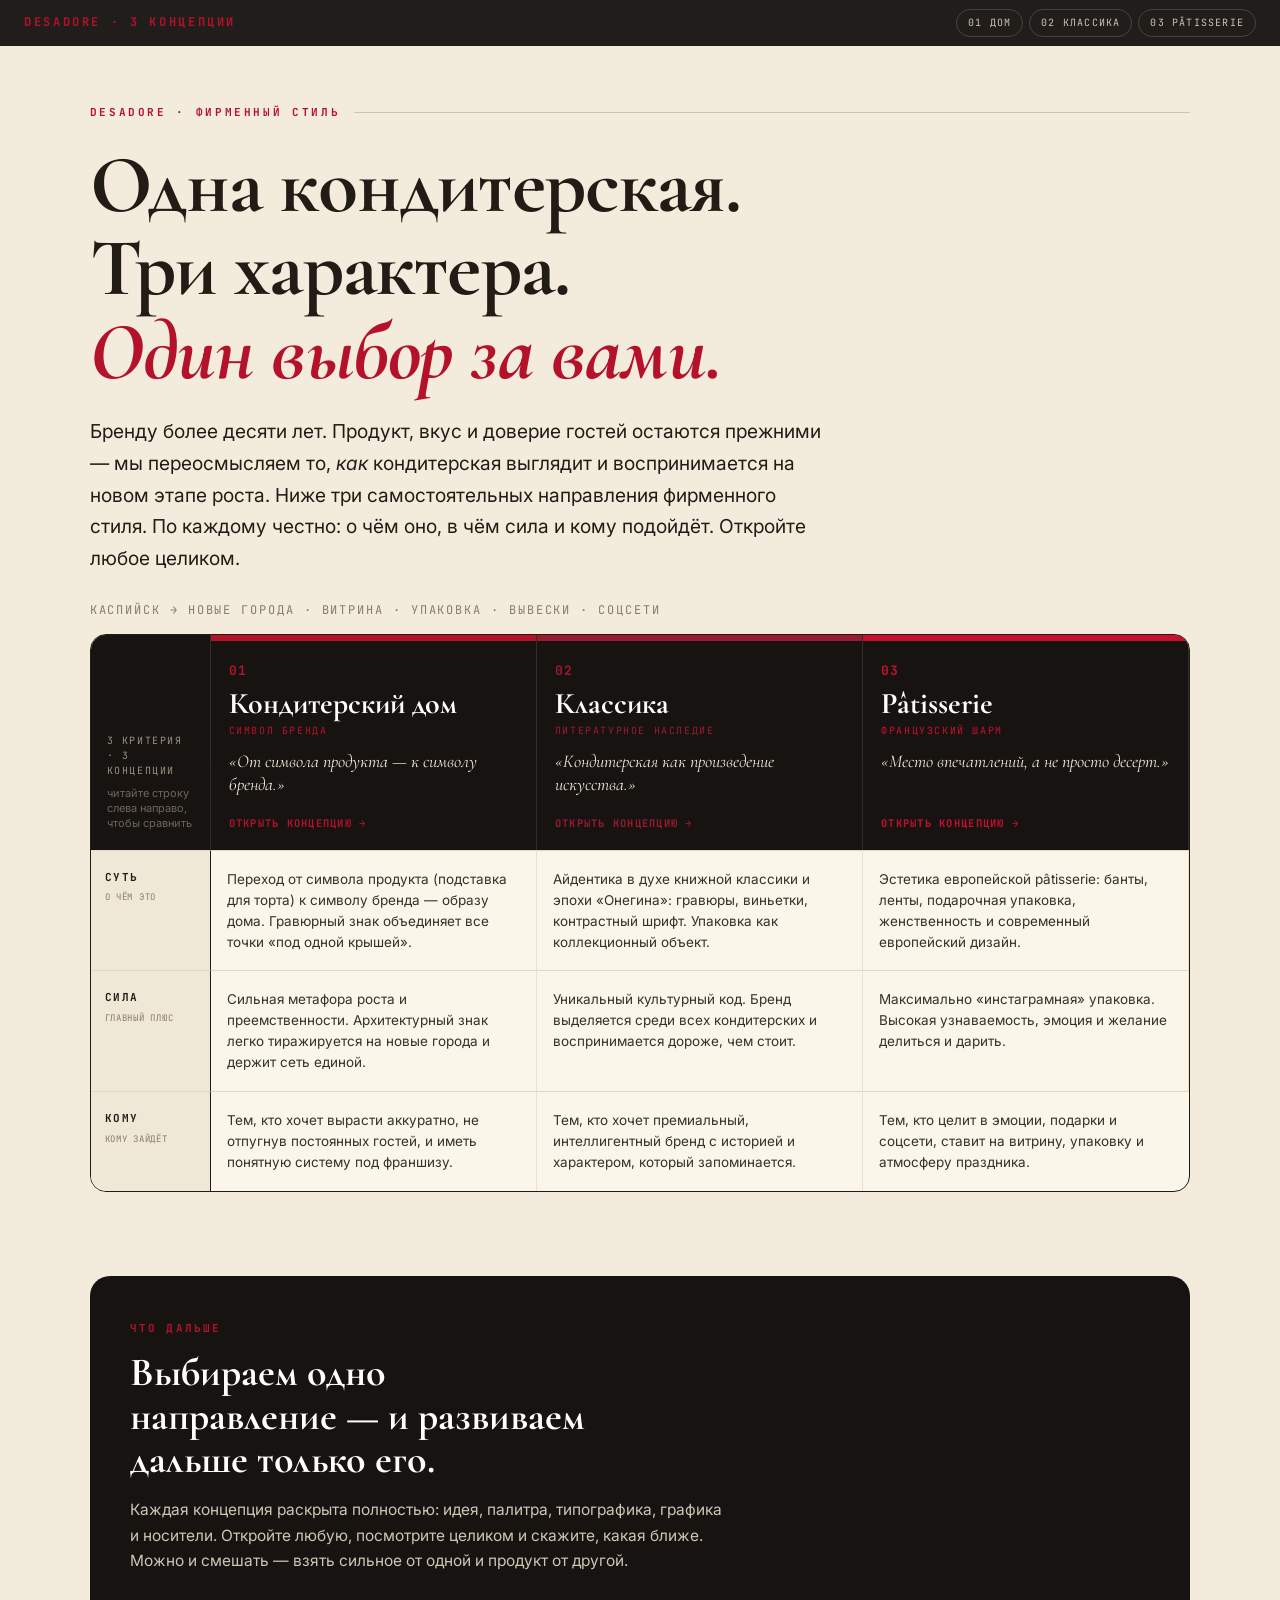
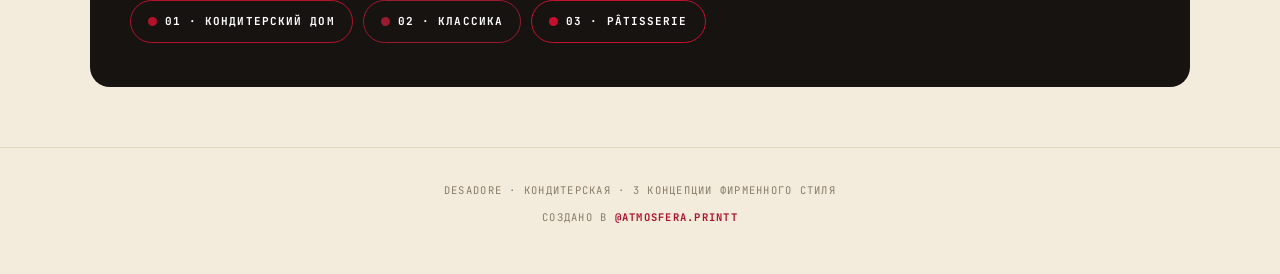
<file: index.html>
<!DOCTYPE html>
<html lang="ru">
<head>
<meta charset="utf-8">
<meta name="viewport" content="width=device-width,initial-scale=1">
<title>desadore · 3 концепции фирменного стиля</title>
<meta name="description" content="Ребрендинг кондитерской desadore — три концепции фирменного стиля на выбор.">
<link rel="preconnect" href="https://fonts.googleapis.com">
<link rel="preconnect" href="https://fonts.gstatic.com" crossorigin>
<link href="https://fonts.googleapis.com/css2?family=Cormorant+Garamond:ital,wght@0,400;0,500;0,600;0,700;1,400;1,600&family=Inter:wght@400;500;600;700&family=JetBrains+Mono:wght@400;700&display=swap" rel="stylesheet">
<link rel="stylesheet" href="base.css">
<style>
:root{
  --bg:#F3ECDD; --ink:#211C16; --muted:#897C68; --paper:#FBF6EA; --line:#E2D7C0;
  --accent:#B4122B; --accent2:#9FC4D4; --chip:#3A2417;
  --font-display:'Cormorant Garamond',Georgia,serif;
  --font-body:'Inter',system-ui,sans-serif;
  --font-mono:'JetBrains Mono',monospace;
}
.hero-sub{font-family:var(--font-mono);font-size:12px;letter-spacing:.16em;text-transform:uppercase;color:var(--muted);margin-top:26px}

/* comparison matrix */
.swipe{display:none;font-family:var(--font-mono);font-size:10.5px;letter-spacing:.14em;text-transform:uppercase;color:var(--muted);margin:22px 0 4px}
@media(max-width:1040px){.swipe{display:block}}
.mwrap{overflow-x:auto;-webkit-overflow-scrolling:touch;margin:14px 0 0;padding-bottom:6px}
.matrix{display:grid;grid-template-columns:120px repeat(3,minmax(250px,1fr));min-width:920px;border:1.5px solid var(--ink);border-radius:16px;overflow:hidden;background:var(--paper)}
.corner{background:#161311;color:#9A9183;padding:18px 16px;display:flex;flex-direction:column;justify-content:flex-end;border-right:1px solid rgba(239,231,216,.12)}
.corner .ct{font-family:var(--font-mono);font-size:10px;letter-spacing:.16em;text-transform:uppercase;line-height:1.5}
.corner .cs{font-size:11px;color:#6E665A;margin-top:8px;line-height:1.4}
.hcell{background:#161311;color:#EFE7D8;position:relative;border-right:1px solid rgba(239,231,216,.12);display:flex;flex-direction:column;transition:.25s}
.hcell:last-child{border-right:none}
.hcell .top{height:6px;background:var(--ac)}
.hcell .inner{padding:20px 18px 18px;display:flex;flex-direction:column;height:100%}
.hcell .num{font-family:var(--font-mono);font-weight:700;font-size:13px;letter-spacing:.1em;color:var(--ac)}
.hcell .nm{font-family:var(--font-display);font-weight:700;font-size:30px;line-height:1.02;margin:8px 0 3px;color:#fff}
.hcell .en{font-family:var(--font-mono);font-size:10px;letter-spacing:.16em;text-transform:uppercase;color:var(--ac);margin-bottom:11px}
.hcell .tag{font-family:var(--font-display);font-style:italic;font-size:18px;line-height:1.3;color:#EFE7D8;margin-bottom:18px}
.hcell .go{margin-top:auto;font-family:var(--font-mono);font-size:10.5px;letter-spacing:.12em;text-transform:uppercase;font-weight:700;color:var(--ac);display:flex;align-items:center;gap:7px}
.hcell .go .arr{transition:transform .25s}
.hcell:hover{background:#1e1a16}
.hcell:hover .go .arr{transform:translateX(5px)}
.rl{position:sticky;left:0;z-index:3;background:#F0E8D6;border-right:1.5px solid var(--ink);border-top:1px solid var(--line);padding:18px 14px;display:flex;flex-direction:column;gap:5px}
.rl .rn{font-family:var(--font-mono);font-size:11px;letter-spacing:.14em;text-transform:uppercase;font-weight:700}
.rl .rs{font-family:var(--font-mono);font-size:9px;letter-spacing:.08em;text-transform:uppercase;color:var(--muted);line-height:1.4}
.cl{border-top:1px solid var(--line);border-right:1px solid #ECE2CC;padding:18px 16px;font-size:13.5px;line-height:1.55;color:#36302A}
.cl:last-child{border-right:none}
.matrix .strong .cl,.matrix .strong .rl{background:#FCF8EE}
</style>
</head>
<body>
<div id="bar"></div>
<nav id="nav">
  <a class="brand" href="index.html">desadore · 3 КОНЦЕПЦИИ</a>
  <span class="switch">
    <a href="concept-1.html">01 ДОМ</a>
    <a href="concept-2.html">02 КЛАССИКА</a>
    <a href="concept-3.html">03 PÂTISSERIE</a>
  </span>
</nav>

<section>
  <div class="wrap">
    <div class="kick rv"><span class="label">desadore · фирменный стиль</span><span class="ln"></span></div>
    <h1 class="h rv">Одна кондитерская.<br>Три характера.<br><span class="ac">Один выбор за вами.</span></h1>
    <p class="lead rv">Бренду более десяти лет. Продукт, вкус и доверие гостей остаются прежними — мы переосмысляем то, <em>как</em> кондитерская выглядит и воспринимается на новом этапе роста. Ниже три самостоятельных направления фирменного стиля. По каждому честно: о чём оно, в чём сила и кому подойдёт. Откройте любое целиком.</p>
    <div class="hero-sub rv">Каспийск → новые города · витрина · упаковка · вывески · соцсети</div>

    <div class="swipe rv">← проведите по таблице вбок →</div>
    <div class="mwrap rv">
      <div class="matrix">
        <div class="corner">
          <div class="ct">3 критерия · 3 концепции</div>
          <div class="cs">читайте строку слева направо, чтобы сравнить</div>
        </div>

        <a class="hcell" href="concept-1.html" style="--ac:#B4122B">
          <span class="top"></span>
          <span class="inner">
            <span class="num">01</span>
            <span class="nm">Кондитерский дом</span>
            <span class="en">Символ бренда</span>
            <span class="tag">«От символа продукта — к символу бренда.»</span>
            <span class="go">Открыть концепцию <span class="arr">→</span></span>
          </span>
        </a>

        <a class="hcell" href="concept-2.html" style="--ac:#9A1B2F">
          <span class="top"></span>
          <span class="inner">
            <span class="num">02</span>
            <span class="nm">Классика</span>
            <span class="en">Литературное наследие</span>
            <span class="tag">«Кондитерская как произведение искусства.»</span>
            <span class="go">Открыть концепцию <span class="arr">→</span></span>
          </span>
        </a>

        <a class="hcell" href="concept-3.html" style="--ac:#C8102E">
          <span class="top"></span>
          <span class="inner">
            <span class="num">03</span>
            <span class="nm">Pâtisserie</span>
            <span class="en">Французский шарм</span>
            <span class="tag">«Место впечатлений, а не просто десерт.»</span>
            <span class="go">Открыть концепцию <span class="arr">→</span></span>
          </span>
        </a>

        <div class="rl"><span class="rn">Суть</span><span class="rs">о чём это</span></div>
        <div class="cl">Переход от символа продукта (подставка для торта) к символу бренда — образу дома. Гравюрный знак объединяет все точки «под одной крышей».</div>
        <div class="cl">Айдентика в духе книжной классики и эпохи «Онегина»: гравюры, виньетки, контрастный шрифт. Упаковка как коллекционный объект.</div>
        <div class="cl">Эстетика европейской pâtisserie: банты, ленты, подарочная упаковка, женственность и современный европейский дизайн.</div>

        <div class="rl strong"><span class="rn">Сила</span><span class="rs">главный плюс</span></div>
        <div class="cl strong">Сильная метафора роста и преемственности. Архитектурный знак легко тиражируется на новые города и держит сеть единой.</div>
        <div class="cl strong">Уникальный культурный код. Бренд выделяется среди всех кондитерских и воспринимается дороже, чем стоит.</div>
        <div class="cl strong">Максимально «инстаграмная» упаковка. Высокая узнаваемость, эмоция и желание делиться и дарить.</div>

        <div class="rl"><span class="rn">Кому</span><span class="rs">кому зайдёт</span></div>
        <div class="cl">Тем, кто хочет вырасти аккуратно, не отпугнув постоянных гостей, и иметь понятную систему под франшизу.</div>
        <div class="cl">Тем, кто хочет премиальный, интеллигентный бренд с историей и характером, который запоминается.</div>
        <div class="cl">Тем, кто целит в эмоции, подарки и соцсети, ставит на витрину, упаковку и атмосферу праздника.</div>
      </div>
    </div>
  </div>
</section>

<section style="padding-top:8px">
  <div class="wrap">
    <div class="close rv" style="--accent:#B4122B">
      <h3>Что дальше</h3>
      <div class="big">Выбираем одно направление — и развиваем дальше только его.</div>
      <p>Каждая концепция раскрыта полностью: идея, палитра, типографика, графика и носители. Откройте любую, посмотрите целиком и скажите, какая ближе. Можно и смешать — взять сильное от одной и продукт от другой.</p>
      <div class="links">
        <a href="concept-1.html" style="--accent:#B4122B"><span class="d"></span>01 · Кондитерский дом</a>
        <a href="concept-2.html" style="--accent:#9A1B2F"><span class="d"></span>02 · Классика</a>
        <a href="concept-3.html" style="--accent:#C8102E"><span class="d"></span>03 · Pâtisserie</a>
      </div>
    </div>
  </div>
</section>

<footer>desadore · кондитерская · 3 концепции фирменного стиля<br>
<span style="display:inline-block;margin-top:10px">Создано в <a href="https://www.instagram.com/atmosfera.printt/" target="_blank" rel="noopener">@atmosfera.printt</a></span></footer>

<script src="app.js"></script>
</body>
</html>
</file>
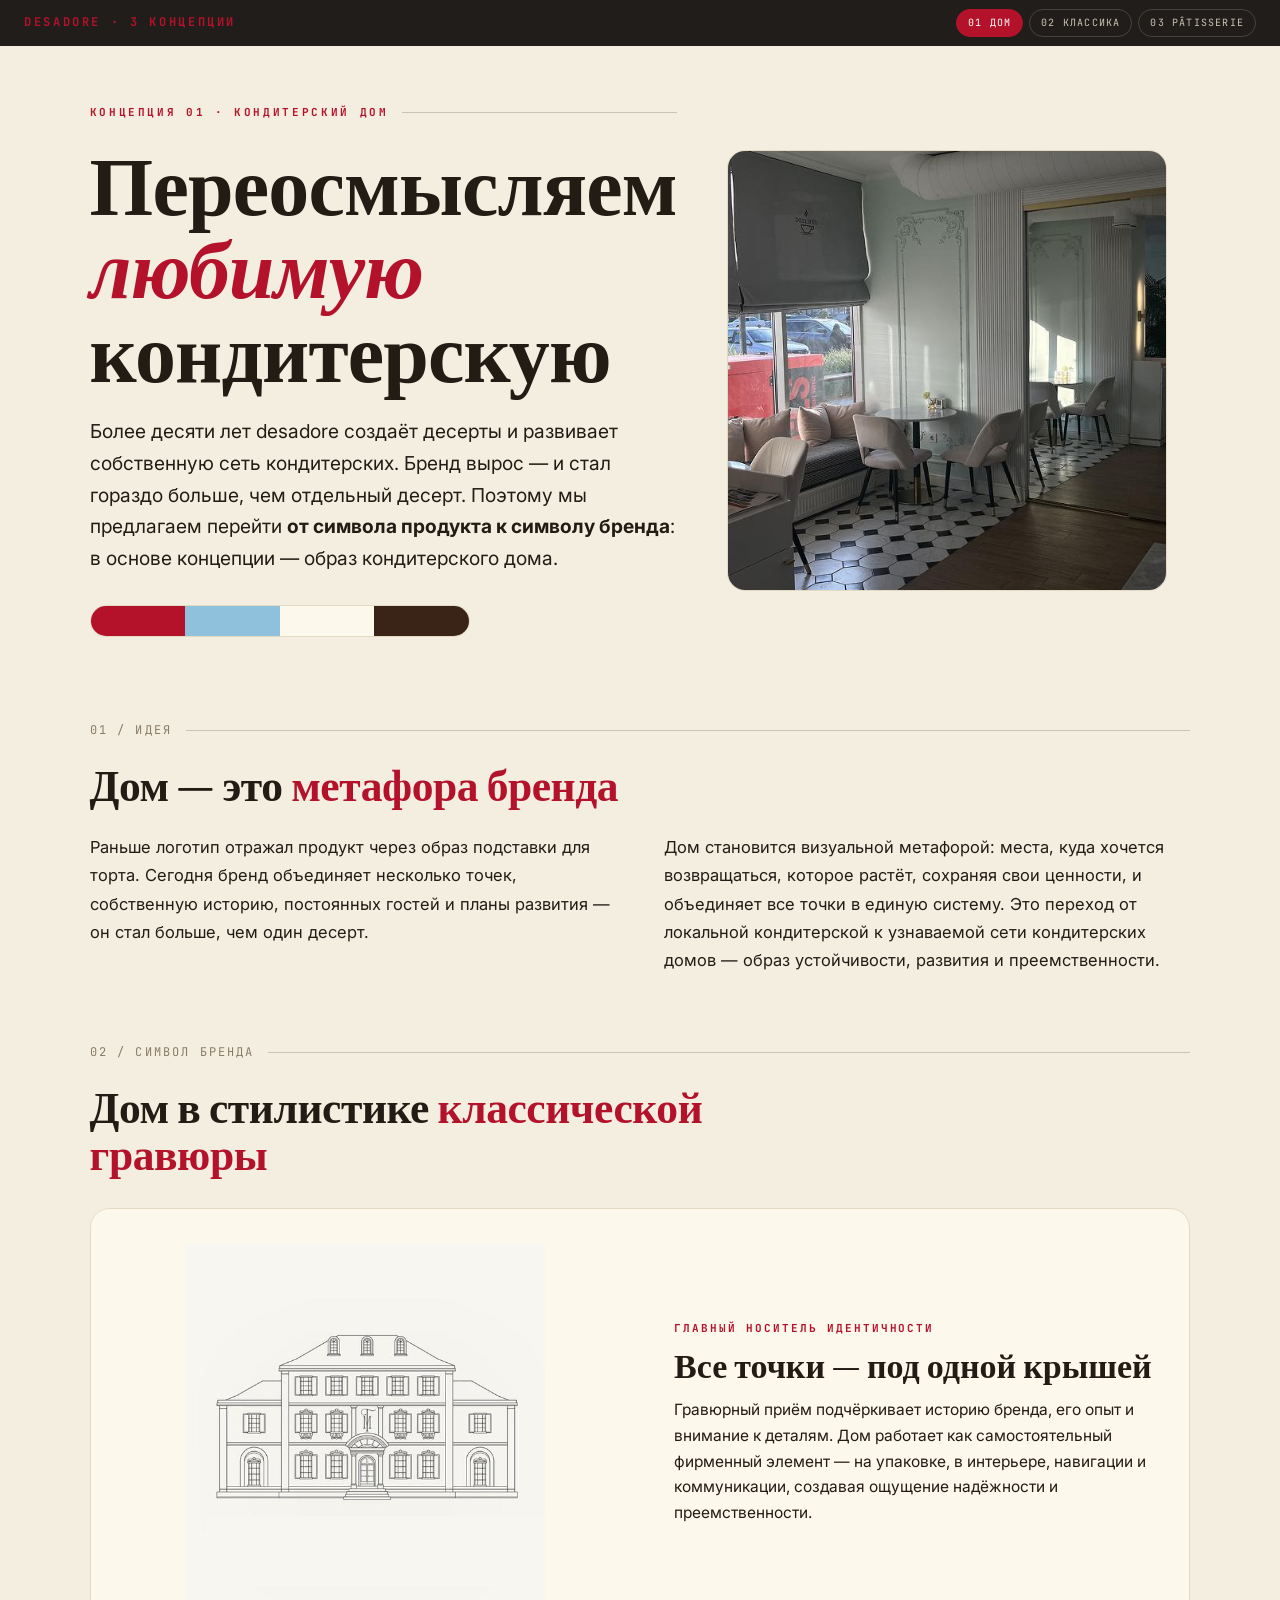
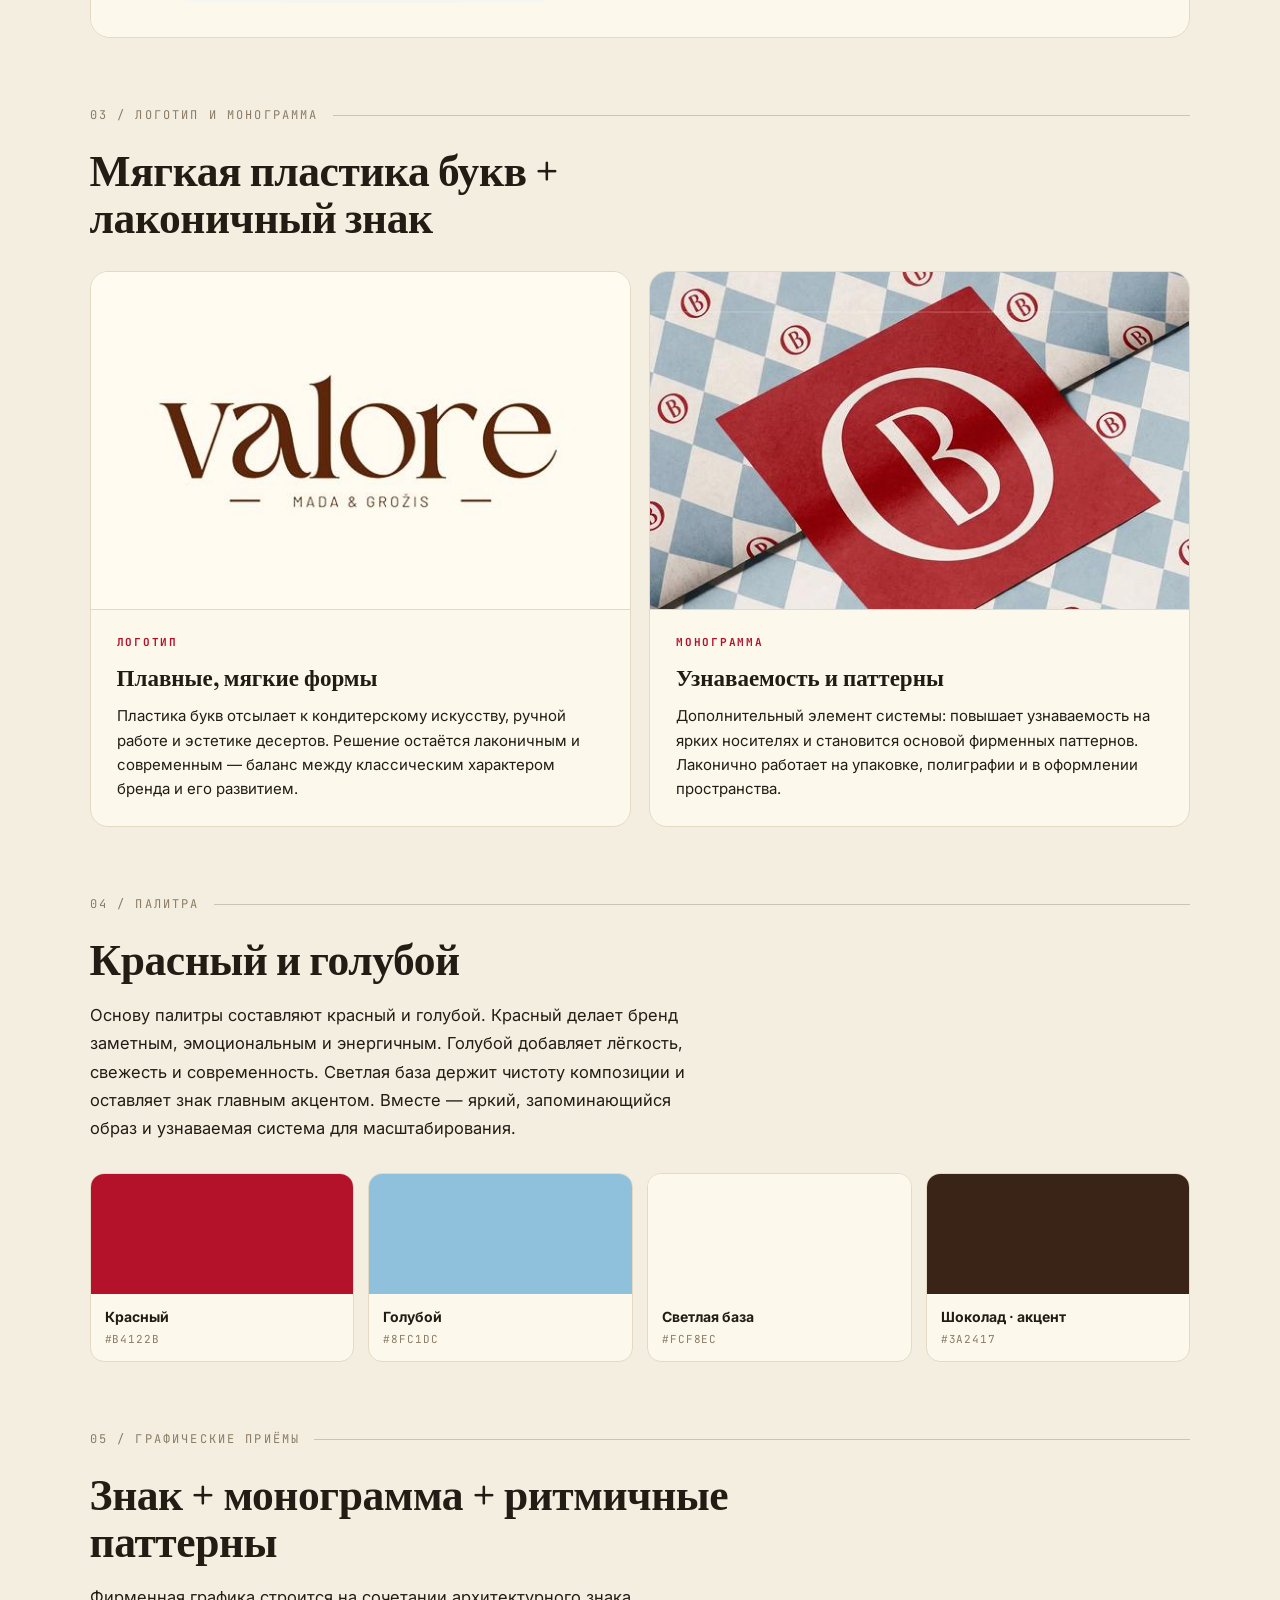
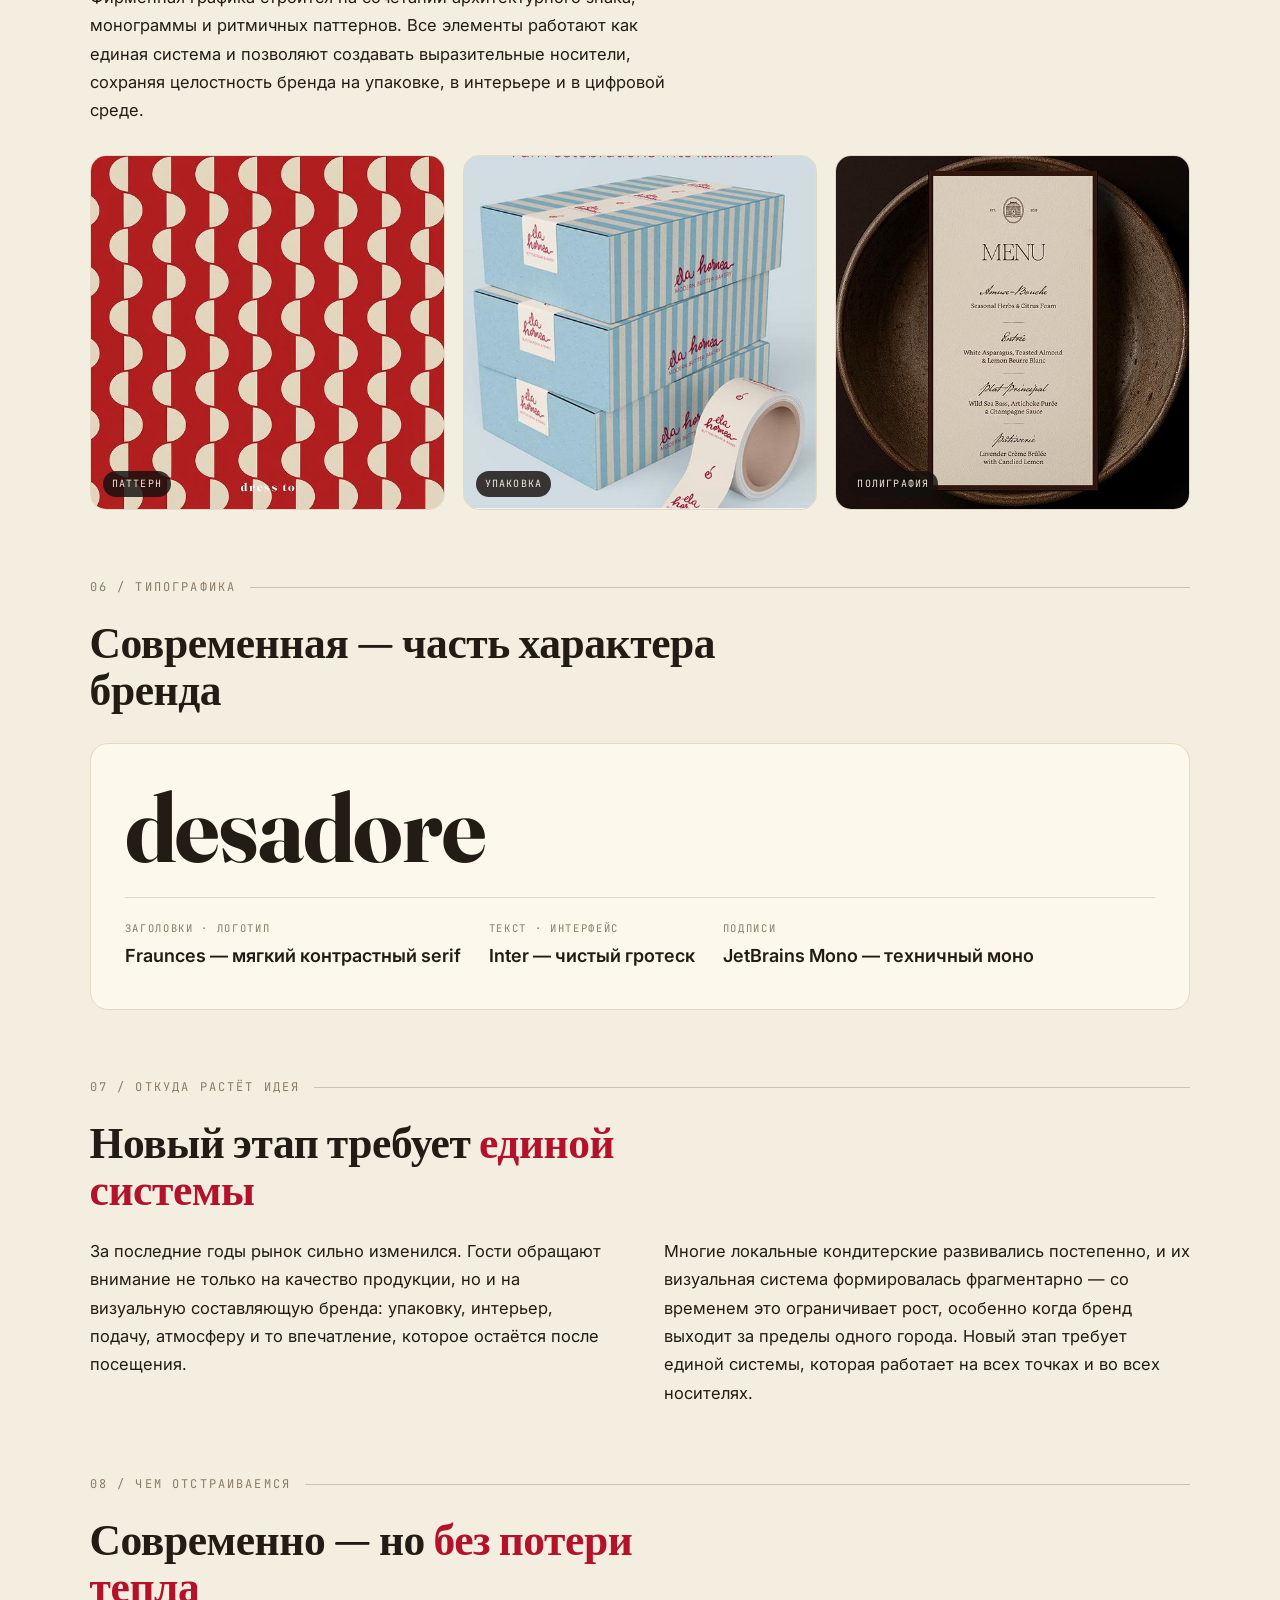
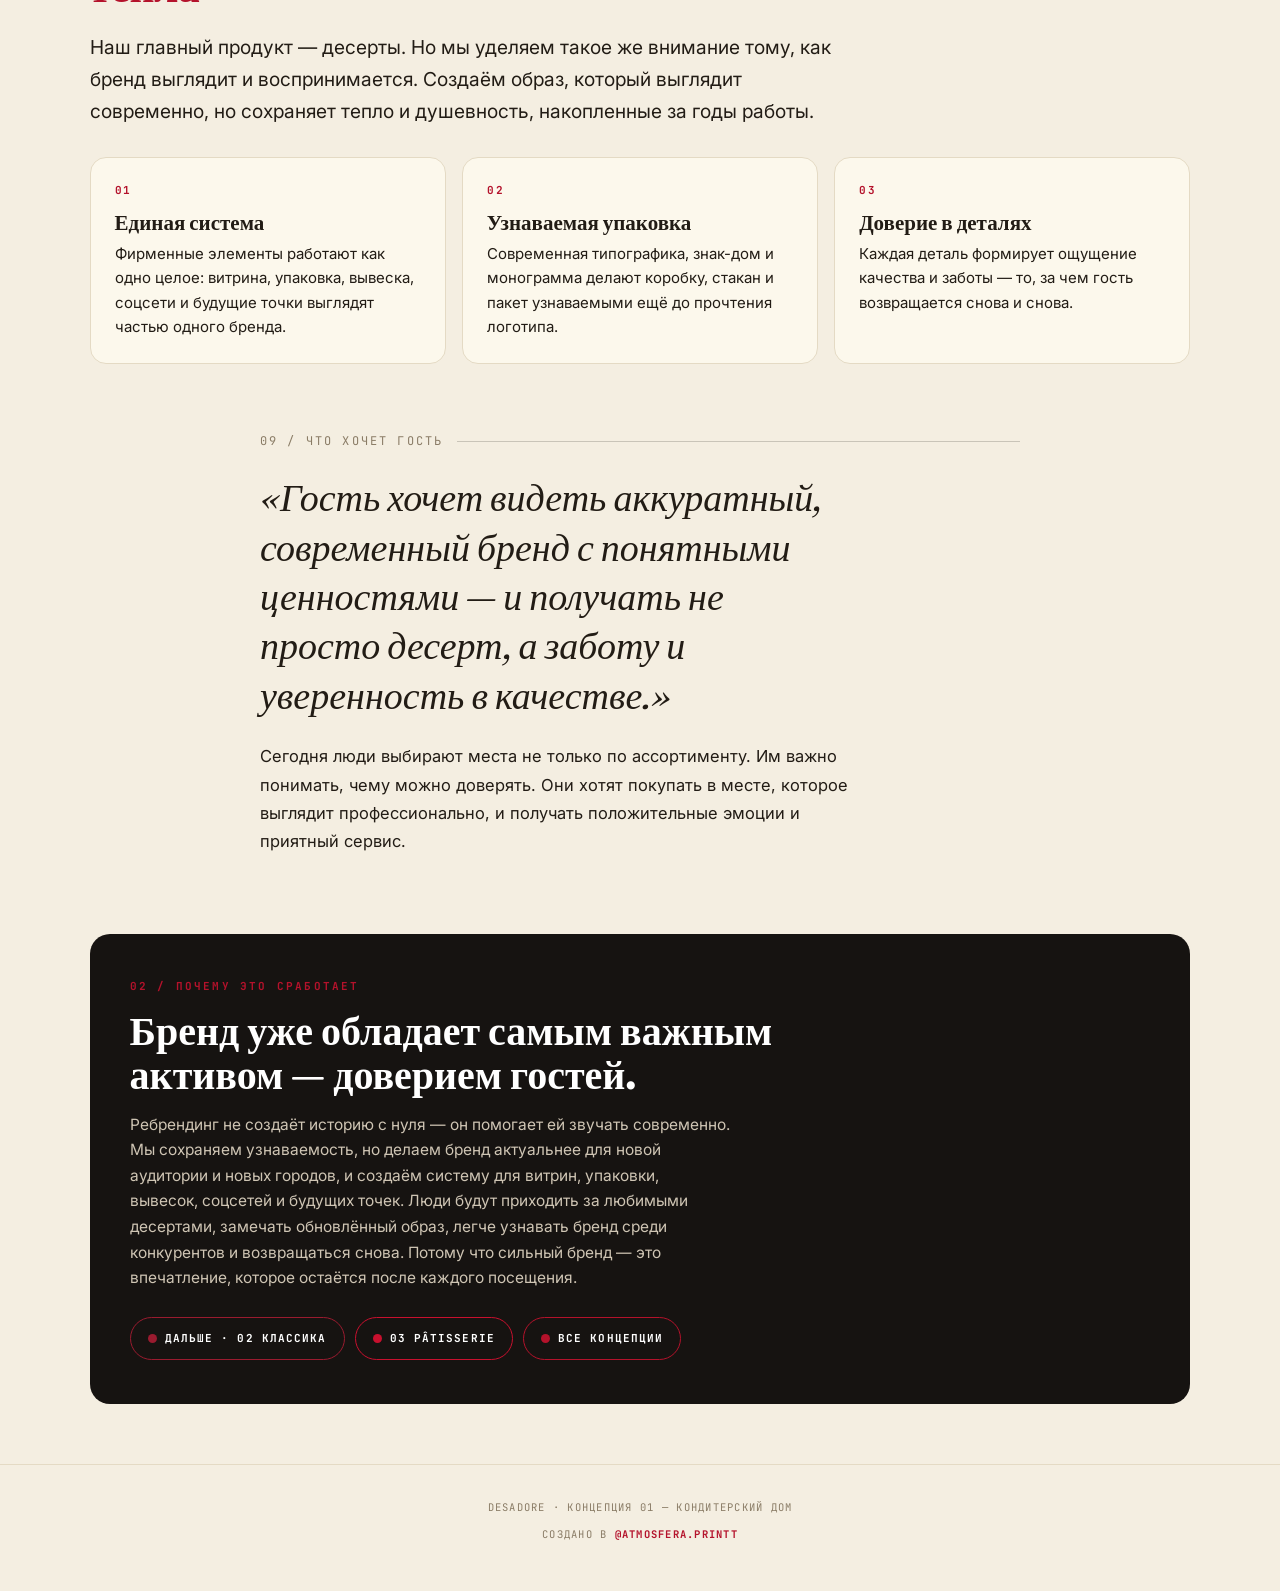
<file: concept-1.html>
<!DOCTYPE html>
<html lang="ru">
<head>
<meta charset="utf-8">
<meta name="viewport" content="width=device-width,initial-scale=1">
<title>desadore · 01 Кондитерский дом</title>
<meta name="description" content="Концепция 01 — переход от символа продукта к символу бренда: образ кондитерского дома desadore.">
<link rel="preconnect" href="https://fonts.googleapis.com">
<link rel="preconnect" href="https://fonts.gstatic.com" crossorigin>
<link href="https://fonts.googleapis.com/css2?family=Fraunces:ital,opsz,wght@0,9..144,400;0,9..144,500;0,9..144,600;0,9..144,700;1,9..144,400&family=Inter:wght@400;500;600;700&family=JetBrains+Mono:wght@400;700&display=swap" rel="stylesheet">
<link rel="stylesheet" href="base.css">
<style>
:root{
  --bg:#F4EEE1; --ink:#221C15; --muted:#8A7C66; --paper:#FCF8EC; --line:#E4DAC4;
  --accent:#B4122B; --accent2:#8FC1DC; --chip:#3A2417;
  --font-display:'Fraunces',Georgia,serif;
  --font-body:'Inter',system-ui,sans-serif;
  --font-mono:'JetBrains Mono',monospace;
}
.hero{display:grid;grid-template-columns:1.05fr .95fr;gap:50px;align-items:center}
@media(max-width:900px){.hero{grid-template-columns:1fr;gap:30px}}
.hero .art{border-radius:18px;overflow:hidden;border:1px solid var(--line);background:var(--paper)}
.hero .art img{width:100%;aspect-ratio:1/1;object-fit:cover;background:var(--paper)}
.stripe{display:flex;border-radius:999px;overflow:hidden;border:1px solid var(--line);margin-top:30px;max-width:380px}
.stripe i{flex:1;height:30px}
/* symbol feature */
.symbol{display:grid;grid-template-columns:1fr 1fr;gap:0;border:1px solid var(--line);border-radius:20px;overflow:hidden;margin-top:30px;background:var(--paper)}
@media(max-width:760px){.symbol{grid-template-columns:1fr}}
.symbol .pic{background:#FCF8EC;display:flex;align-items:center;justify-content:center;padding:34px}
.symbol .pic img{width:100%;max-width:360px;aspect-ratio:1/1;object-fit:contain}
.symbol .txt{padding:38px 34px;display:flex;flex-direction:column;justify-content:center}
.symbol .txt .t{font-family:var(--font-mono);font-size:11px;letter-spacing:.18em;text-transform:uppercase;color:var(--accent);font-weight:700}
.symbol .txt h3{font-family:var(--font-display);font-weight:600;font-size:clamp(24px,3vw,34px);line-height:1.1;margin:10px 0 12px}
.symbol .txt p{font-size:15.5px;line-height:1.65}
/* two-up logo / monogram */
.duo{display:grid;grid-template-columns:1fr 1fr;gap:18px;margin-top:30px}
@media(max-width:760px){.duo{grid-template-columns:1fr}}
.tile{border:1px solid var(--line);border-radius:18px;overflow:hidden;background:var(--paper);display:flex;flex-direction:column}
.tile .im{background:#FCF8EC;border-bottom:1px solid var(--line)}
.tile .im img{width:100%;aspect-ratio:16/10;object-fit:cover}
.tile .bd{padding:24px 26px}
.tile .bd .t{font-family:var(--font-mono);font-size:11px;letter-spacing:.16em;text-transform:uppercase;color:var(--accent);font-weight:700}
.tile .bd h4{font-family:var(--font-display);font-weight:600;font-size:23px;margin:8px 0 8px}
.tile .bd p{font-size:15px;line-height:1.62}
</style>
</head>
<body>
<div id="bar"></div>
<nav id="nav">
  <a class="brand" href="index.html">desadore · 3 КОНЦЕПЦИИ</a>
  <span class="switch">
    <a href="concept-1.html" class="on">01 ДОМ</a>
    <a href="concept-2.html">02 КЛАССИКА</a>
    <a href="concept-3.html">03 PÂTISSERIE</a>
  </span>
</nav>

<!-- HERO -->
<section>
  <div class="wrap hero">
    <div>
      <div class="kick rv"><span class="label">Концепция 01 · кондитерский дом</span><span class="ln"></span></div>
      <h1 class="h rv">Переосмысляем <span class="ac">любимую</span> кондитерскую</h1>
      <p class="lead rv">Более десяти лет desadore создаёт десерты и развивает собственную сеть кондитерских. Бренд вырос — и стал гораздо больше, чем отдельный десерт. Поэтому мы предлагаем перейти <strong>от символа продукта к символу бренда</strong>: в основе концепции — образ кондитерского дома.</p>
      <div class="stripe rv">
        <i style="background:#B4122B"></i><i style="background:#8FC1DC"></i><i style="background:#FCF8EC"></i><i style="background:#3A2417"></i>
      </div>
    </div>
    <div class="art rv"><img src="img/c1/interior.jpg" alt="Кондитерская desadore — реальная точка"></div>
  </div>
</section>

<!-- ИДЕЯ -->
<section style="padding-top:24px">
  <div class="wrap">
    <div class="kick rv"><span class="sec-no">01 / идея</span><span class="ln"></span></div>
    <h2 class="s rv">Дом — это <span class="ac">метафора бренда</span></h2>
    <div class="body cols rv" style="margin-top:24px">
      <p>Раньше логотип отражал продукт через образ подставки для торта. Сегодня бренд объединяет несколько точек, собственную историю, постоянных гостей и планы развития — он стал больше, чем один десерт.</p>
      <p>Дом становится визуальной метафорой: места, куда хочется возвращаться, которое растёт, сохраняя свои ценности, и объединяет все точки в единую систему. Это переход от локальной кондитерской к узнаваемой сети кондитерских домов — образ устойчивости, развития и преемственности.</p>
    </div>
  </div>
</section>

<!-- СИМВОЛ БРЕНДА -->
<section style="padding-top:8px">
  <div class="wrap">
    <div class="kick rv"><span class="sec-no">02 / символ бренда</span><span class="ln"></span></div>
    <h2 class="s rv">Дом в стилистике <span class="ac">классической гравюры</span></h2>
    <div class="symbol rv">
      <div class="pic"><img src="img/c1/mansion.jpg" alt="Фирменный знак — дом-гравюра"></div>
      <div class="txt">
        <div class="t">главный носитель идентичности</div>
        <h3>Все точки — под одной крышей</h3>
        <p>Гравюрный приём подчёркивает историю бренда, его опыт и внимание к деталям. Дом работает как самостоятельный фирменный элемент — на упаковке, в интерьере, навигации и коммуникации, создавая ощущение надёжности и преемственности.</p>
      </div>
    </div>
  </div>
</section>

<!-- ЛОГОТИП + МОНОГРАММА -->
<section style="padding-top:8px">
  <div class="wrap">
    <div class="kick rv"><span class="sec-no">03 / логотип и монограмма</span><span class="ln"></span></div>
    <h2 class="s rv">Мягкая пластика букв + лаконичный знак</h2>
    <div class="duo">
      <div class="tile rv">
        <div class="im"><img src="img/c1/wordmark.jpg" alt="Логотип desadore"></div>
        <div class="bd"><div class="t">Логотип</div><h4>Плавные, мягкие формы</h4><p>Пластика букв отсылает к кондитерскому искусству, ручной работе и эстетике десертов. Решение остаётся лаконичным и современным — баланс между классическим характером бренда и его развитием.</p></div>
      </div>
      <div class="tile rv">
        <div class="im"><img src="img/c1/monogram.jpg" alt="Монограмма desadore"></div>
        <div class="bd"><div class="t">Монограмма</div><h4>Узнаваемость и паттерны</h4><p>Дополнительный элемент системы: повышает узнаваемость на ярких носителях и становится основой фирменных паттернов. Лаконично работает на упаковке, полиграфии и в оформлении пространства.</p></div>
      </div>
    </div>
  </div>
</section>

<!-- ПАЛИТРА -->
<section style="padding-top:8px">
  <div class="wrap">
    <div class="kick rv"><span class="sec-no">04 / палитра</span><span class="ln"></span></div>
    <h2 class="s rv">Красный и голубой</h2>
    <p class="body rv" style="margin-top:18px">Основу палитры составляют красный и голубой. Красный делает бренд заметным, эмоциональным и энергичным. Голубой добавляет лёгкость, свежесть и современность. Светлая база держит чистоту композиции и оставляет знак главным акцентом. Вместе — яркий, запоминающийся образ и узнаваемая система для масштабирования.</p>
    <div class="palette rv">
      <div class="sw"><div class="chip" style="background:#B4122B"></div><div class="meta"><div class="nm">Красный</div><div class="hex">#B4122B</div></div></div>
      <div class="sw"><div class="chip" style="background:#8FC1DC"></div><div class="meta"><div class="nm">Голубой</div><div class="hex">#8FC1DC</div></div></div>
      <div class="sw"><div class="chip" style="background:#FCF8EC"></div><div class="meta"><div class="nm">Светлая база</div><div class="hex">#FCF8EC</div></div></div>
      <div class="sw"><div class="chip" style="background:#3A2417"></div><div class="meta"><div class="nm">Шоколад · акцент</div><div class="hex">#3A2417</div></div></div>
    </div>
  </div>
</section>

<!-- ГРАФИЧЕСКИЕ ПРИЁМЫ -->
<section style="padding-top:8px">
  <div class="wrap">
    <div class="kick rv"><span class="sec-no">05 / графические приёмы</span><span class="ln"></span></div>
    <h2 class="s rv">Знак + монограмма + ритмичные паттерны</h2>
    <p class="body rv" style="margin-top:18px">Фирменная графика строится на сочетании архитектурного знака, монограммы и ритмичных паттернов. Все элементы работают как единая система и позволяют создавать выразительные носители, сохраняя целостность бренда на упаковке, в интерьере и в цифровой среде.</p>
    <div class="grid g3">
      <div class="fig sq rv"><img src="img/c1/pattern.jpg" alt="Фирменный паттерн"><span class="cap">паттерн</span></div>
      <div class="fig sq rv"><img src="img/c1/boxes.jpg" alt="Упаковка"><span class="cap">упаковка</span></div>
      <div class="fig sq rv"><img src="img/c1/menu.jpg" alt="Меню и полиграфия"><span class="cap">полиграфия</span></div>
    </div>
  </div>
</section>

<!-- ТИПОГРАФИКА -->
<section style="padding-top:8px">
  <div class="wrap">
    <div class="kick rv"><span class="sec-no">06 / типографика</span><span class="ln"></span></div>
    <h2 class="s rv">Современная — часть характера бренда</h2>
    <div class="spec rv">
      <div class="big">desadore</div>
      <div class="row">
        <div class="item"><div class="role">Заголовки · логотип</div><div class="name">Fraunces — мягкий контрастный serif</div></div>
        <div class="item"><div class="role">Текст · интерфейс</div><div class="name">Inter — чистый гротеск</div></div>
        <div class="item"><div class="role">Подписи</div><div class="name">JetBrains Mono — техничный моно</div></div>
      </div>
    </div>
  </div>
</section>

<!-- ОТКУДА РАСТЁТ ИДЕЯ -->
<section style="padding-top:8px">
  <div class="wrap">
    <div class="kick rv"><span class="sec-no">07 / откуда растёт идея</span><span class="ln"></span></div>
    <h2 class="s rv">Новый этап требует <span class="ac">единой системы</span></h2>
    <div class="body cols rv" style="margin-top:24px">
      <p>За последние годы рынок сильно изменился. Гости обращают внимание не только на качество продукции, но и на визуальную составляющую бренда: упаковку, интерьер, подачу, атмосферу и то впечатление, которое остаётся после посещения.</p>
      <p>Многие локальные кондитерские развивались постепенно, и их визуальная система формировалась фрагментарно — со временем это ограничивает рост, особенно когда бренд выходит за пределы одного города. Новый этап требует единой системы, которая работает на всех точках и во всех носителях.</p>
    </div>
  </div>
</section>

<!-- ЧЕМ ОТСТРАИВАЕМСЯ -->
<section style="padding-top:8px">
  <div class="wrap">
    <div class="kick rv"><span class="sec-no">08 / чем отстраиваемся</span><span class="ln"></span></div>
    <h2 class="s rv">Современно — но <span class="ac">без потери тепла</span></h2>
    <p class="lead rv">Наш главный продукт — десерты. Но мы уделяем такое же внимание тому, как бренд выглядит и воспринимается. Создаём образ, который выглядит современно, но сохраняет тепло и душевность, накопленные за годы работы.</p>
    <div class="cards">
      <div class="card rv"><div class="cn">01</div><h4>Единая система</h4><p>Фирменные элементы работают как одно целое: витрина, упаковка, вывеска, соцсети и будущие точки выглядят частью одного бренда.</p></div>
      <div class="card rv"><div class="cn">02</div><h4>Узнаваемая упаковка</h4><p>Современная типографика, знак-дом и монограмма делают коробку, стакан и пакет узнаваемыми ещё до прочтения логотипа.</p></div>
      <div class="card rv"><div class="cn">03</div><h4>Доверие в деталях</h4><p>Каждая деталь формирует ощущение качества и заботы — то, за чем гость возвращается снова и снова.</p></div>
    </div>
  </div>
</section>

<!-- ЧТО ХОЧЕТ ГОСТЬ -->
<section style="padding-top:8px">
  <div class="wrap narrow">
    <div class="kick rv"><span class="sec-no">09 / что хочет гость</span><span class="ln"></span></div>
    <div class="quote rv">«Гость хочет видеть аккуратный, современный бренд с понятными ценностями — и получать не просто десерт, а заботу и уверенность в качестве.»</div>
    <p class="body rv" style="margin-top:22px">Сегодня люди выбирают места не только по ассортименту. Им важно понимать, чему можно доверять. Они хотят покупать в месте, которое выглядит профессионально, и получать положительные эмоции и приятный сервис.</p>
  </div>
</section>

<!-- ПОЧЕМУ СРАБОТАЕТ -->
<section style="padding-top:8px">
  <div class="wrap">
    <div class="close rv">
      <h3>02 / почему это сработает</h3>
      <div class="big">Бренд уже обладает самым важным активом — доверием гостей.</div>
      <p>Ребрендинг не создаёт историю с нуля — он помогает ей звучать современно. Мы сохраняем узнаваемость, но делаем бренд актуальнее для новой аудитории и новых городов, и создаём систему для витрин, упаковки, вывесок, соцсетей и будущих точек. Люди будут приходить за любимыми десертами, замечать обновлённый образ, легче узнавать бренд среди конкурентов и возвращаться снова. Потому что сильный бренд — это впечатление, которое остаётся после каждого посещения.</p>
      <div class="links">
        <a href="concept-2.html" style="--accent:#9A1B2F"><span class="d"></span>Дальше · 02 Классика</a>
        <a href="concept-3.html" style="--accent:#C8102E"><span class="d"></span>03 Pâtisserie</a>
        <a href="index.html" style="--accent:#B4122B"><span class="d"></span>Все концепции</a>
      </div>
    </div>
  </div>
</section>

<footer>desadore · концепция 01 — кондитерский дом<br>
<span style="display:inline-block;margin-top:10px">Создано в <a href="https://www.instagram.com/atmosfera.printt/" target="_blank" rel="noopener">@atmosfera.printt</a></span></footer>

<script src="app.js"></script>
</body>
</html>
</file>
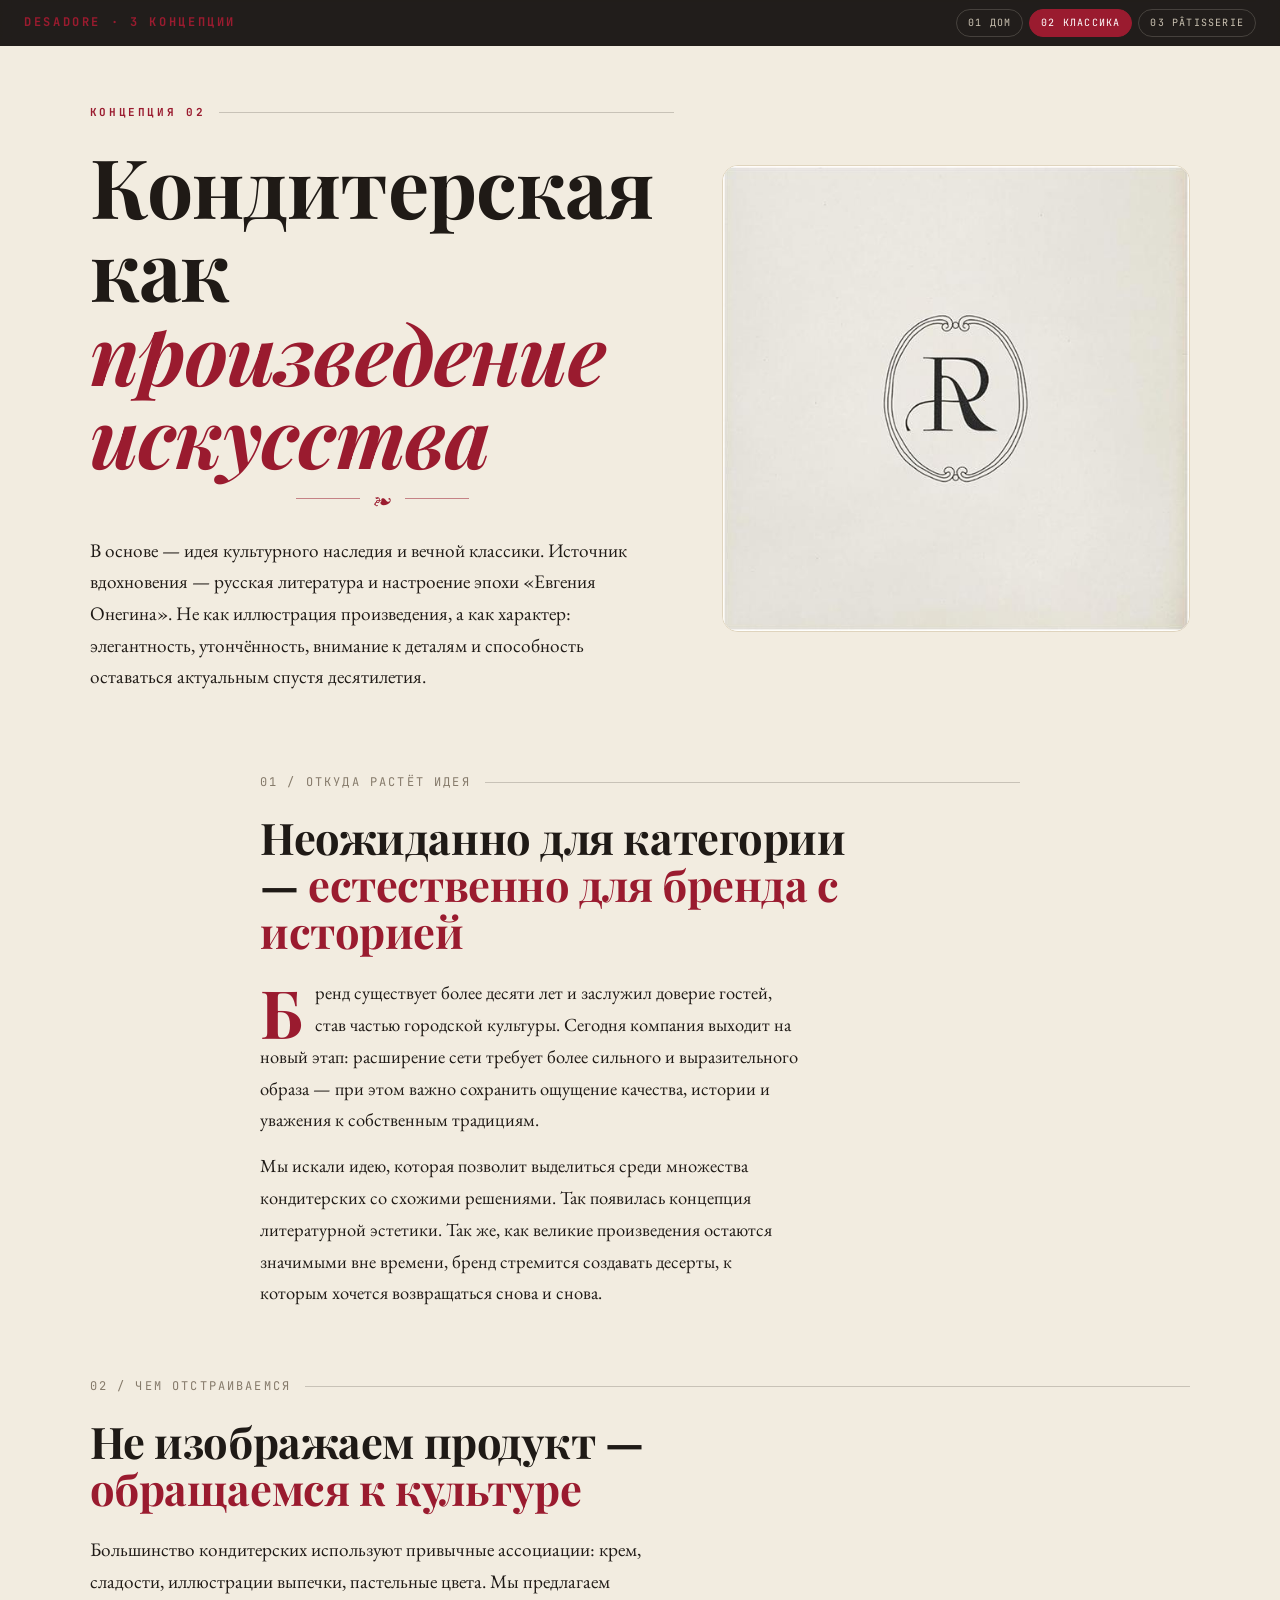
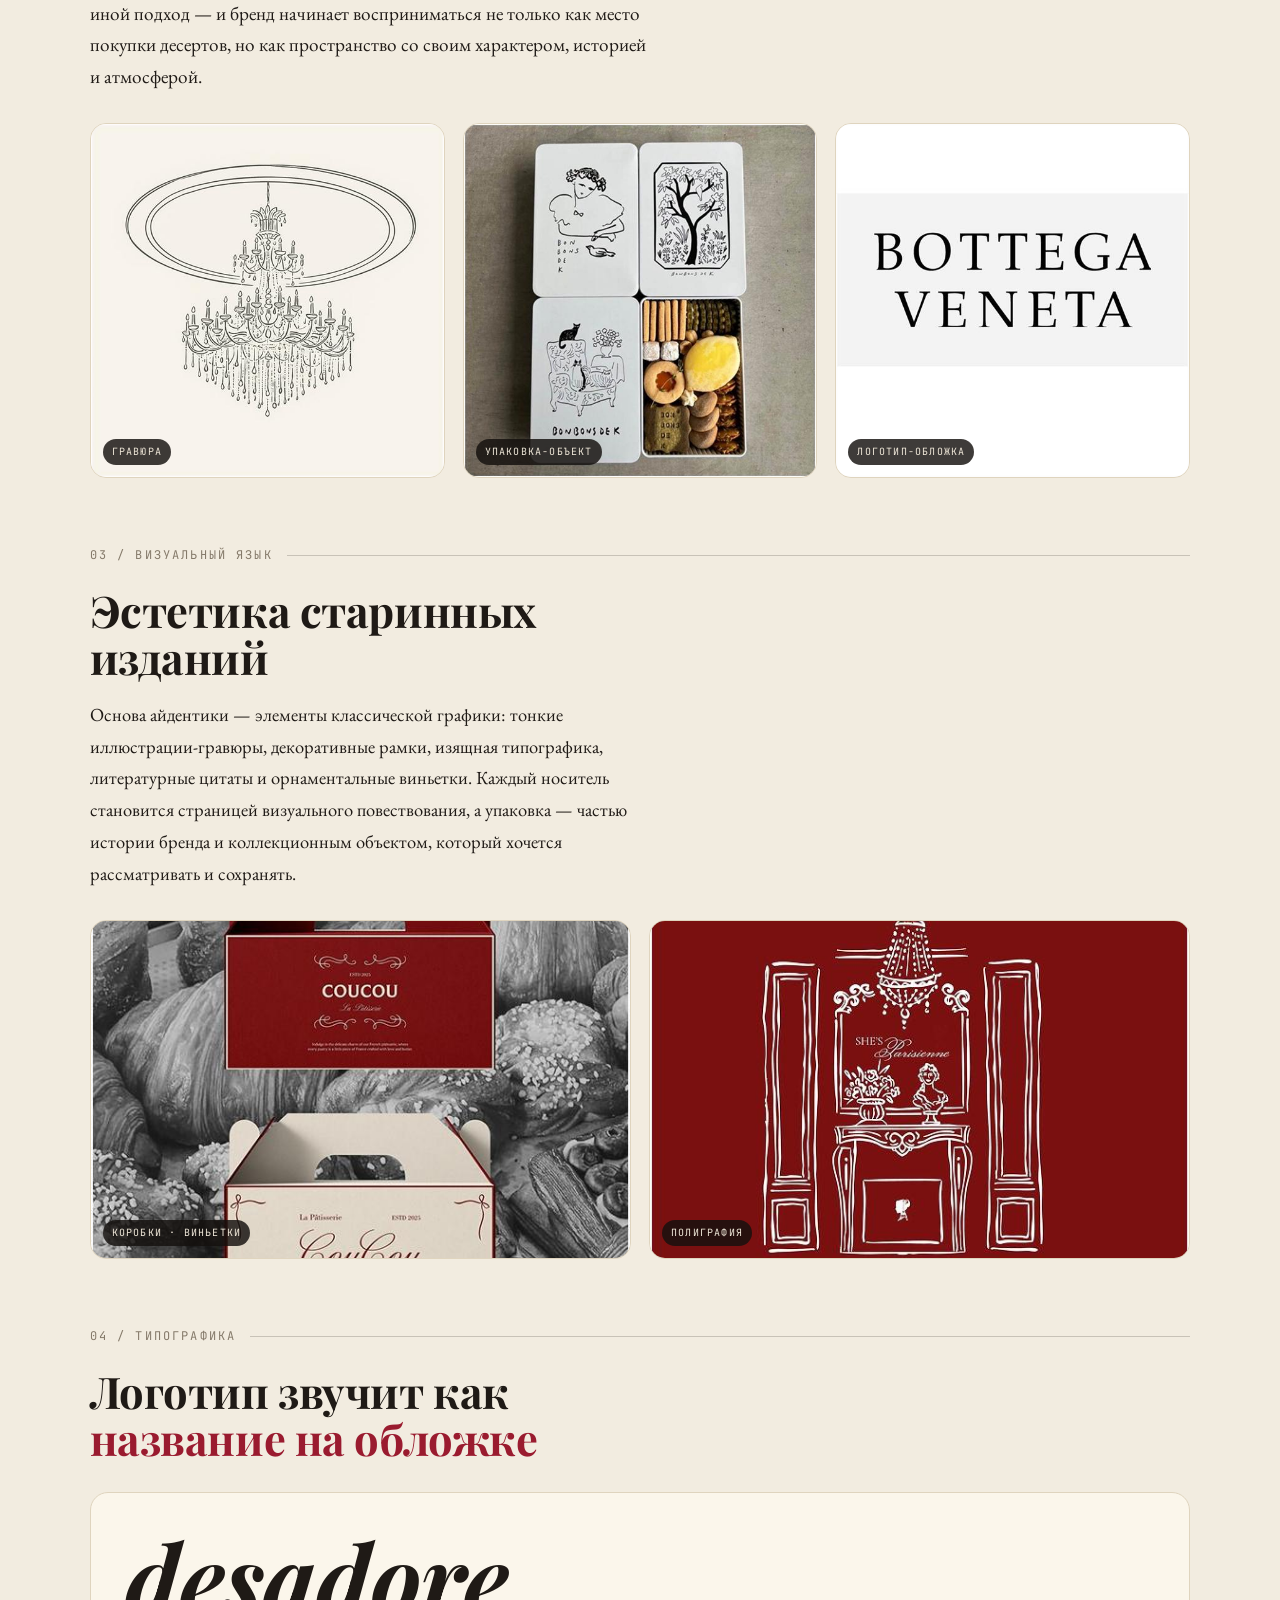
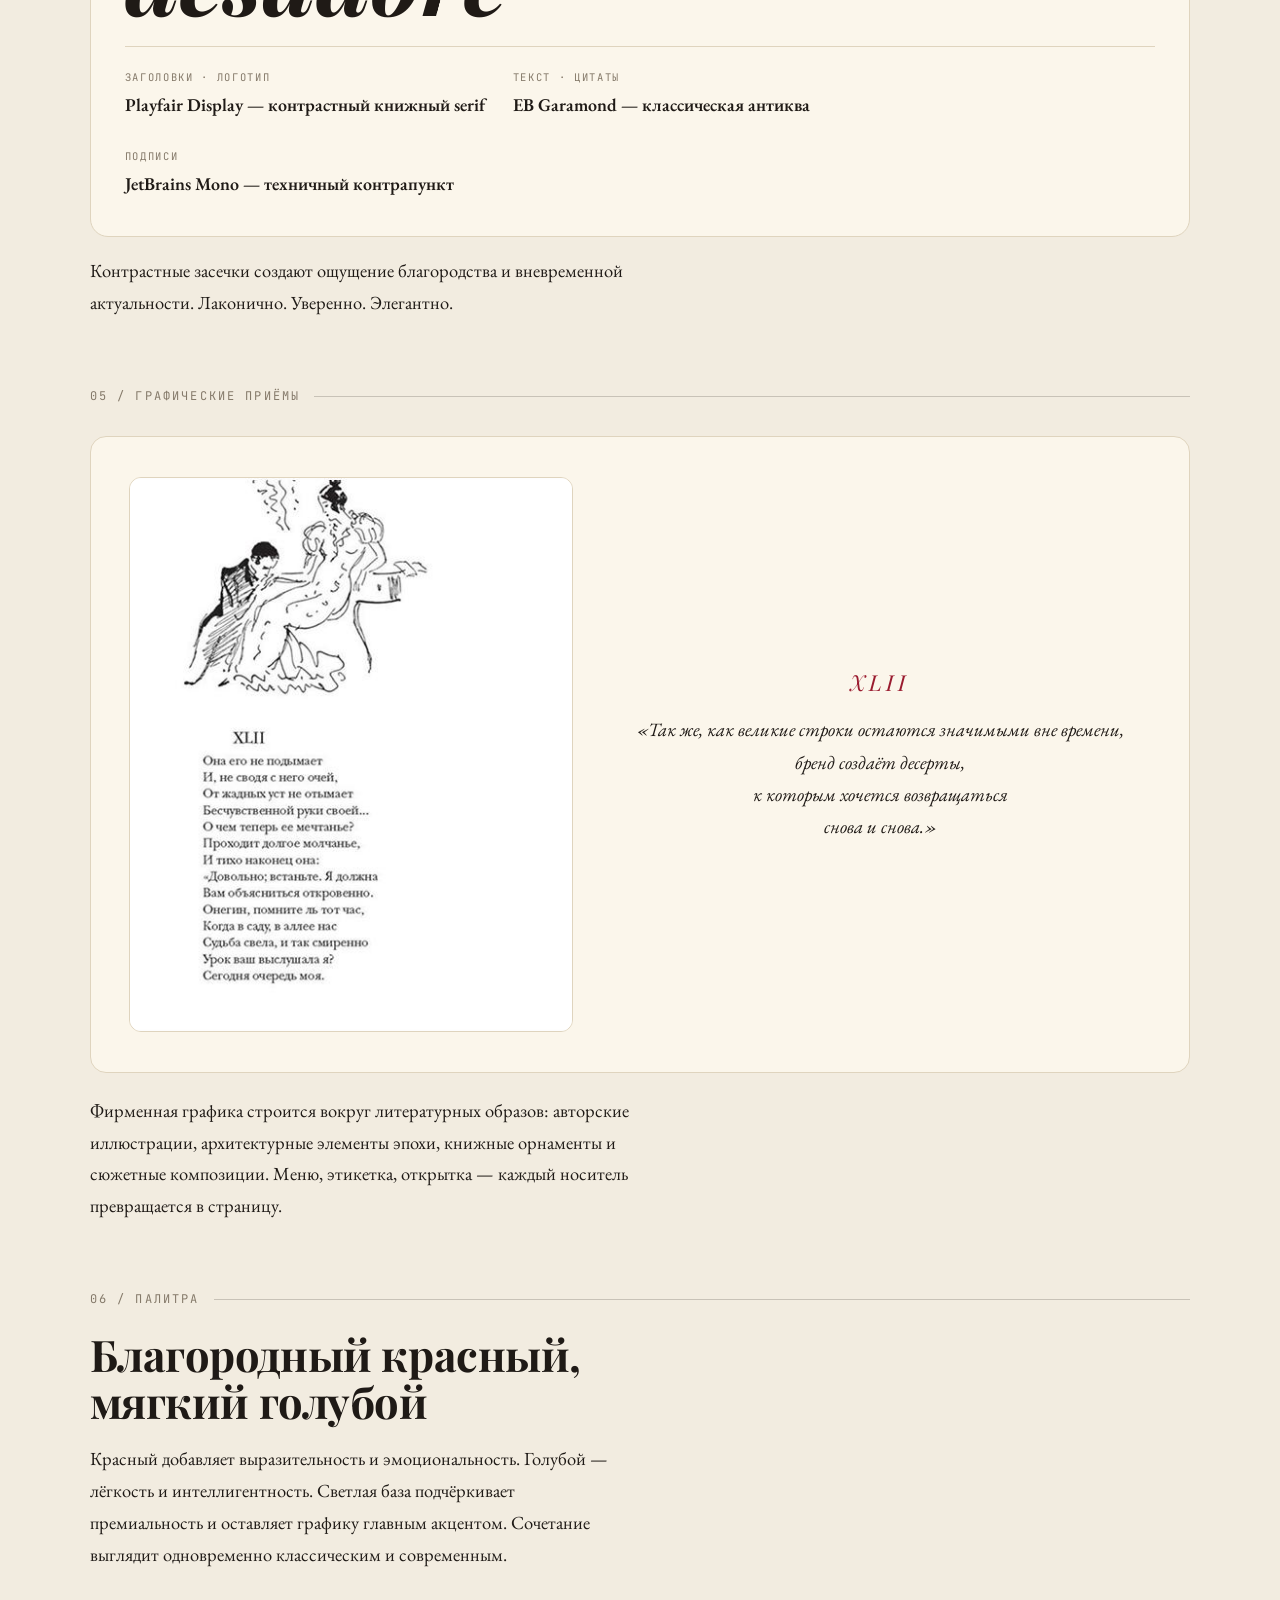
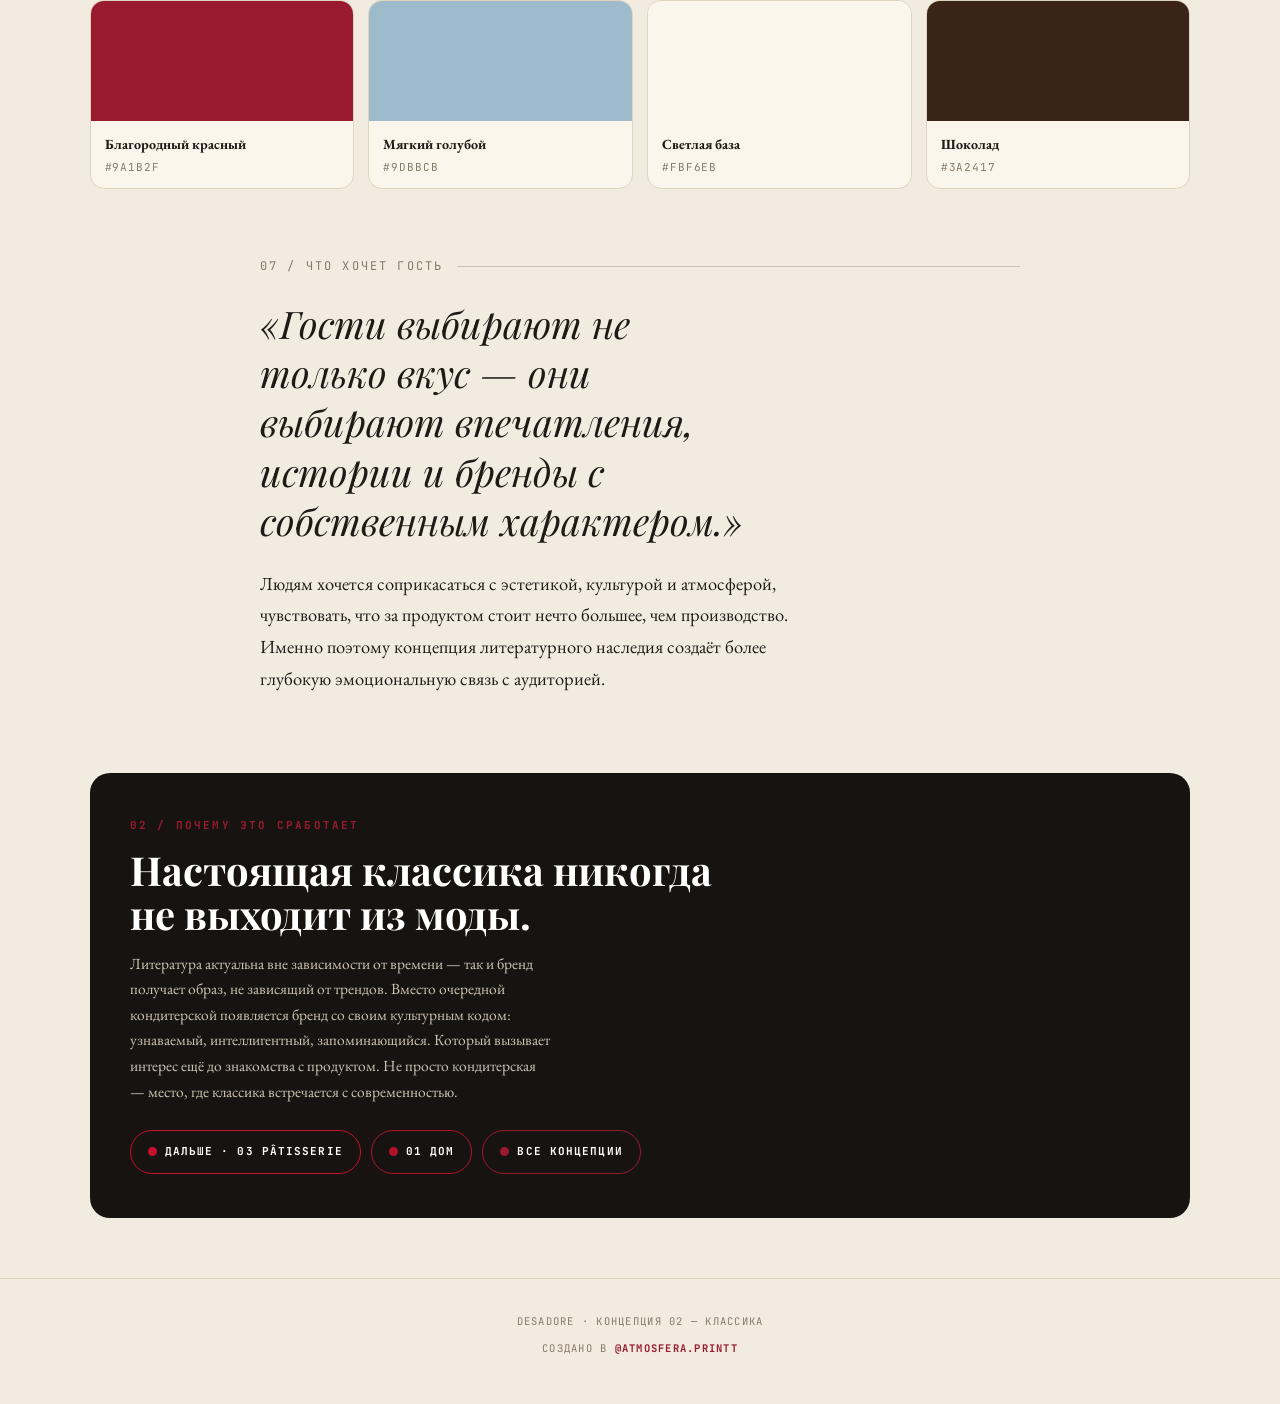
<file: concept-2.html>
<!DOCTYPE html>
<html lang="ru">
<head>
<meta charset="utf-8">
<meta name="viewport" content="width=device-width,initial-scale=1">
<title>desadore · 02 Классика</title>
<meta name="description" content="Концепция 02 — литературная эстетика и дух классики для кондитерской desadore.">
<link rel="preconnect" href="https://fonts.googleapis.com">
<link rel="preconnect" href="https://fonts.gstatic.com" crossorigin>
<link href="https://fonts.googleapis.com/css2?family=Playfair+Display:ital,wght@0,500;0,600;0,700;0,800;1,400;1,500&family=EB+Garamond:ital,wght@0,400;0,500;1,400&family=JetBrains+Mono:wght@400;700&display=swap" rel="stylesheet">
<link rel="stylesheet" href="base.css">
<style>
:root{
  --bg:#F2ECE0; --ink:#1F1A16; --muted:#857A6A; --paper:#FBF6EB; --line:#DFD4BE;
  --accent:#9A1B2F; --accent2:#9DBBCB; --chip:#3A2417;
  --font-display:'Playfair Display',Georgia,serif;
  --font-body:'EB Garamond',Georgia,serif;
  --font-mono:'JetBrains Mono',monospace;
}
body{font-size:18px}
.body{font-size:18.5px}
.hero2{display:grid;grid-template-columns:1fr .8fr;gap:48px;align-items:center}
@media(max-width:900px){.hero2{grid-template-columns:1fr;gap:28px}}
.hero2 .art{border-radius:16px;overflow:hidden;border:1px solid var(--line);background:var(--paper)}
.hero2 .art img{width:100%;aspect-ratio:1/1;object-fit:contain;background:#FBF6EB}
.rule{display:flex;align-items:center;justify-content:center;gap:14px;margin:6px 0 0;color:var(--accent)}
.rule .ln{height:1px;width:64px;background:var(--accent);opacity:.5}
.rule .dot{font-size:18px}
.dropcap::first-letter{font-family:var(--font-display);font-size:3.6em;line-height:.8;float:left;padding:8px 12px 0 0;color:var(--accent);font-weight:700}
/* verse block — like an Onegin page */
.verse{background:var(--paper);border:1px solid var(--line);border-radius:16px;padding:40px 38px;margin-top:30px;display:grid;grid-template-columns:.9fr 1.1fr;gap:36px;align-items:center}
@media(max-width:760px){.verse{grid-template-columns:1fr;gap:24px}}
.verse .num{font-family:var(--font-display);font-style:italic;font-size:22px;letter-spacing:.18em;color:var(--accent);text-align:center;margin-bottom:14px}
.verse p{font-family:var(--font-body);font-style:italic;font-size:19px;line-height:1.7;text-align:center}
.verse .pic{border-radius:12px;overflow:hidden;border:1px solid var(--line)}
.verse .pic img{width:100%;aspect-ratio:4/5;object-fit:cover}
.frame{border:1px solid var(--accent);border-radius:4px;padding:3px}
.frame .in{border:1px solid var(--accent);border-radius:2px;overflow:hidden}
</style>
</head>
<body>
<div id="bar"></div>
<nav id="nav">
  <a class="brand" href="index.html">desadore · 3 КОНЦЕПЦИИ</a>
  <span class="switch">
    <a href="concept-1.html">01 ДОМ</a>
    <a href="concept-2.html" class="on">02 КЛАССИКА</a>
    <a href="concept-3.html">03 PÂTISSERIE</a>
  </span>
</nav>

<!-- HERO -->
<section>
  <div class="wrap hero2">
    <div>
      <div class="kick rv"><span class="label">Концепция 02</span><span class="ln"></span></div>
      <h1 class="h rv">Кондитерская как <span class="ac">произведение искусства</span></h1>
      <div class="rule rv"><span class="ln"></span><span class="dot">❧</span><span class="ln"></span></div>
      <p class="lead rv">В основе — идея культурного наследия и вечной классики. Источник вдохновения — русская литература и настроение эпохи «Евгения Онегина». Не как иллюстрация произведения, а как характер: элегантность, утончённость, внимание к деталям и способность оставаться актуальным спустя десятилетия.</p>
    </div>
    <div class="art rv"><img src="img/c2/monogram.jpg" alt="Орнаментальная монограмма"></div>
  </div>
</section>

<!-- ИДЕЯ -->
<section style="padding-top:20px">
  <div class="wrap narrow">
    <div class="kick rv"><span class="sec-no">01 / откуда растёт идея</span><span class="ln"></span></div>
    <h2 class="s rv">Неожиданно для категории — <span class="ac">естественно для бренда с историей</span></h2>
    <p class="body dropcap rv" style="margin-top:22px">Бренд существует более десяти лет и заслужил доверие гостей, став частью городской культуры. Сегодня компания выходит на новый этап: расширение сети требует более сильного и выразительного образа — при этом важно сохранить ощущение качества, истории и уважения к собственным традициям.</p>
    <p class="body rv">Мы искали идею, которая позволит выделиться среди множества кондитерских со схожими решениями. Так появилась концепция литературной эстетики. Так же, как великие произведения остаются значимыми вне времени, бренд стремится создавать десерты, к которым хочется возвращаться снова и снова.</p>
  </div>
</section>

<!-- ОТСТРОЙКА -->
<section style="padding-top:8px">
  <div class="wrap">
    <div class="kick rv"><span class="sec-no">02 / чем отстраиваемся</span><span class="ln"></span></div>
    <h2 class="s rv">Не изображаем продукт — <span class="ac">обращаемся к культуре</span></h2>
    <p class="lead rv">Большинство кондитерских используют привычные ассоциации: крем, сладости, иллюстрации выпечки, пастельные цвета. Мы предлагаем иной подход — и бренд начинает восприниматься не только как место покупки десертов, но как пространство со своим характером, историей и атмосферой.</p>
    <div class="grid g3">
      <div class="fig sq rv"><img src="img/c2/chandelier.jpg" alt="Гравюра люстры"><span class="cap">гравюра</span></div>
      <div class="fig sq rv"><img src="img/c2/tins.jpg" alt="Жестяные коробки"><span class="cap">упаковка-объект</span></div>
      <div class="fig sq rv"><img src="img/c2/wordmark.jpg" alt="Книжный шрифт"><span class="cap">логотип-обложка</span></div>
    </div>
  </div>
</section>

<!-- ВИЗУАЛЬНЫЙ ЯЗЫК -->
<section style="padding-top:8px">
  <div class="wrap">
    <div class="kick rv"><span class="sec-no">03 / визуальный язык</span><span class="ln"></span></div>
    <h2 class="s rv">Эстетика старинных изданий</h2>
    <p class="body rv" style="margin-top:18px">Основа айдентики — элементы классической графики: тонкие иллюстрации-гравюры, декоративные рамки, изящная типографика, литературные цитаты и орнаментальные виньетки. Каждый носитель становится страницей визуального повествования, а упаковка — частью истории бренда и коллекционным объектом, который хочется рассматривать и сохранять.</p>
    <div class="grid g2">
      <div class="fig wide rv"><img src="img/c2/boxes.jpg" alt="Коробки с виньетками"><span class="cap">коробки · виньетки</span></div>
      <div class="fig wide rv"><img src="img/c2/invitation.jpg" alt="Приглашение"><span class="cap">полиграфия</span></div>
    </div>
  </div>
</section>

<!-- ТИПОГРАФИКА -->
<section style="padding-top:8px">
  <div class="wrap">
    <div class="kick rv"><span class="sec-no">04 / типографика</span><span class="ln"></span></div>
    <h2 class="s rv">Логотип звучит как <span class="ac">название на обложке</span></h2>
    <div class="spec rv">
      <div class="big" style="font-style:italic">desadore</div>
      <div class="row">
        <div class="item"><div class="role">Заголовки · логотип</div><div class="name">Playfair Display — контрастный книжный serif</div></div>
        <div class="item"><div class="role">Текст · цитаты</div><div class="name">EB Garamond — классическая антиква</div></div>
        <div class="item"><div class="role">Подписи</div><div class="name">JetBrains Mono — техничный контрапункт</div></div>
      </div>
    </div>
    <p class="body rv" style="margin-top:18px">Контрастные засечки создают ощущение благородства и вневременной актуальности. Лаконично. Уверенно. Элегантно.</p>
  </div>
</section>

<!-- ЦИТАТА / СТРОФА -->
<section style="padding-top:8px">
  <div class="wrap">
    <div class="kick rv"><span class="sec-no">05 / графические приёмы</span><span class="ln"></span></div>
    <div class="verse rv">
      <div class="pic"><img src="img/c2/onegin.jpg" alt="Книжная гравюра и строфа"></div>
      <div>
        <div class="num">XLII</div>
        <p>«Так же, как великие строки остаются значимыми вне времени,<br>бренд создаёт десерты,<br>к которым хочется возвращаться<br>снова и снова.»</p>
      </div>
    </div>
    <p class="body rv" style="margin-top:22px;max-width:62ch">Фирменная графика строится вокруг литературных образов: авторские иллюстрации, архитектурные элементы эпохи, книжные орнаменты и сюжетные композиции. Меню, этикетка, открытка — каждый носитель превращается в страницу.</p>
  </div>
</section>

<!-- ПАЛИТРА -->
<section style="padding-top:8px">
  <div class="wrap">
    <div class="kick rv"><span class="sec-no">06 / палитра</span><span class="ln"></span></div>
    <h2 class="s rv">Благородный красный, мягкий голубой</h2>
    <p class="body rv" style="margin-top:18px">Красный добавляет выразительность и эмоциональность. Голубой — лёгкость и интеллигентность. Светлая база подчёркивает премиальность и оставляет графику главным акцентом. Сочетание выглядит одновременно классическим и современным.</p>
    <div class="palette rv">
      <div class="sw"><div class="chip" style="background:#9A1B2F"></div><div class="meta"><div class="nm">Благородный красный</div><div class="hex">#9A1B2F</div></div></div>
      <div class="sw"><div class="chip" style="background:#9DBBCB"></div><div class="meta"><div class="nm">Мягкий голубой</div><div class="hex">#9DBBCB</div></div></div>
      <div class="sw"><div class="chip" style="background:#FBF6EB"></div><div class="meta"><div class="nm">Светлая база</div><div class="hex">#FBF6EB</div></div></div>
      <div class="sw"><div class="chip" style="background:#3A2417"></div><div class="meta"><div class="nm">Шоколад</div><div class="hex">#3A2417</div></div></div>
    </div>
  </div>
</section>

<!-- ЧТО ХОЧЕТ ГОСТЬ -->
<section style="padding-top:8px">
  <div class="wrap narrow">
    <div class="kick rv"><span class="sec-no">07 / что хочет гость</span><span class="ln"></span></div>
    <div class="quote rv">«Гости выбирают не только вкус — они выбирают впечатления, истории и бренды с собственным характером.»</div>
    <p class="body rv" style="margin-top:22px">Людям хочется соприкасаться с эстетикой, культурой и атмосферой, чувствовать, что за продуктом стоит нечто большее, чем производство. Именно поэтому концепция литературного наследия создаёт более глубокую эмоциональную связь с аудиторией.</p>
  </div>
</section>

<!-- ПОЧЕМУ СРАБОТАЕТ -->
<section style="padding-top:8px">
  <div class="wrap">
    <div class="close rv" style="--accent:#9A1B2F">
      <h3>02 / почему это сработает</h3>
      <div class="big">Настоящая классика никогда не выходит из моды.</div>
      <p>Литература актуальна вне зависимости от времени — так и бренд получает образ, не зависящий от трендов. Вместо очередной кондитерской появляется бренд со своим культурным кодом: узнаваемый, интеллигентный, запоминающийся. Который вызывает интерес ещё до знакомства с продуктом. Не просто кондитерская — место, где классика встречается с современностью.</p>
      <div class="links">
        <a href="concept-3.html" style="--accent:#C8102E"><span class="d"></span>Дальше · 03 Pâtisserie</a>
        <a href="concept-1.html" style="--accent:#B4122B"><span class="d"></span>01 Дом</a>
        <a href="index.html" style="--accent:#9A1B2F"><span class="d"></span>Все концепции</a>
      </div>
    </div>
  </div>
</section>

<footer>desadore · концепция 02 — классика<br>
<span style="display:inline-block;margin-top:10px">Создано в <a href="https://www.instagram.com/atmosfera.printt/" target="_blank" rel="noopener">@atmosfera.printt</a></span></footer>

<script src="app.js"></script>
</body>
</html>
</file>
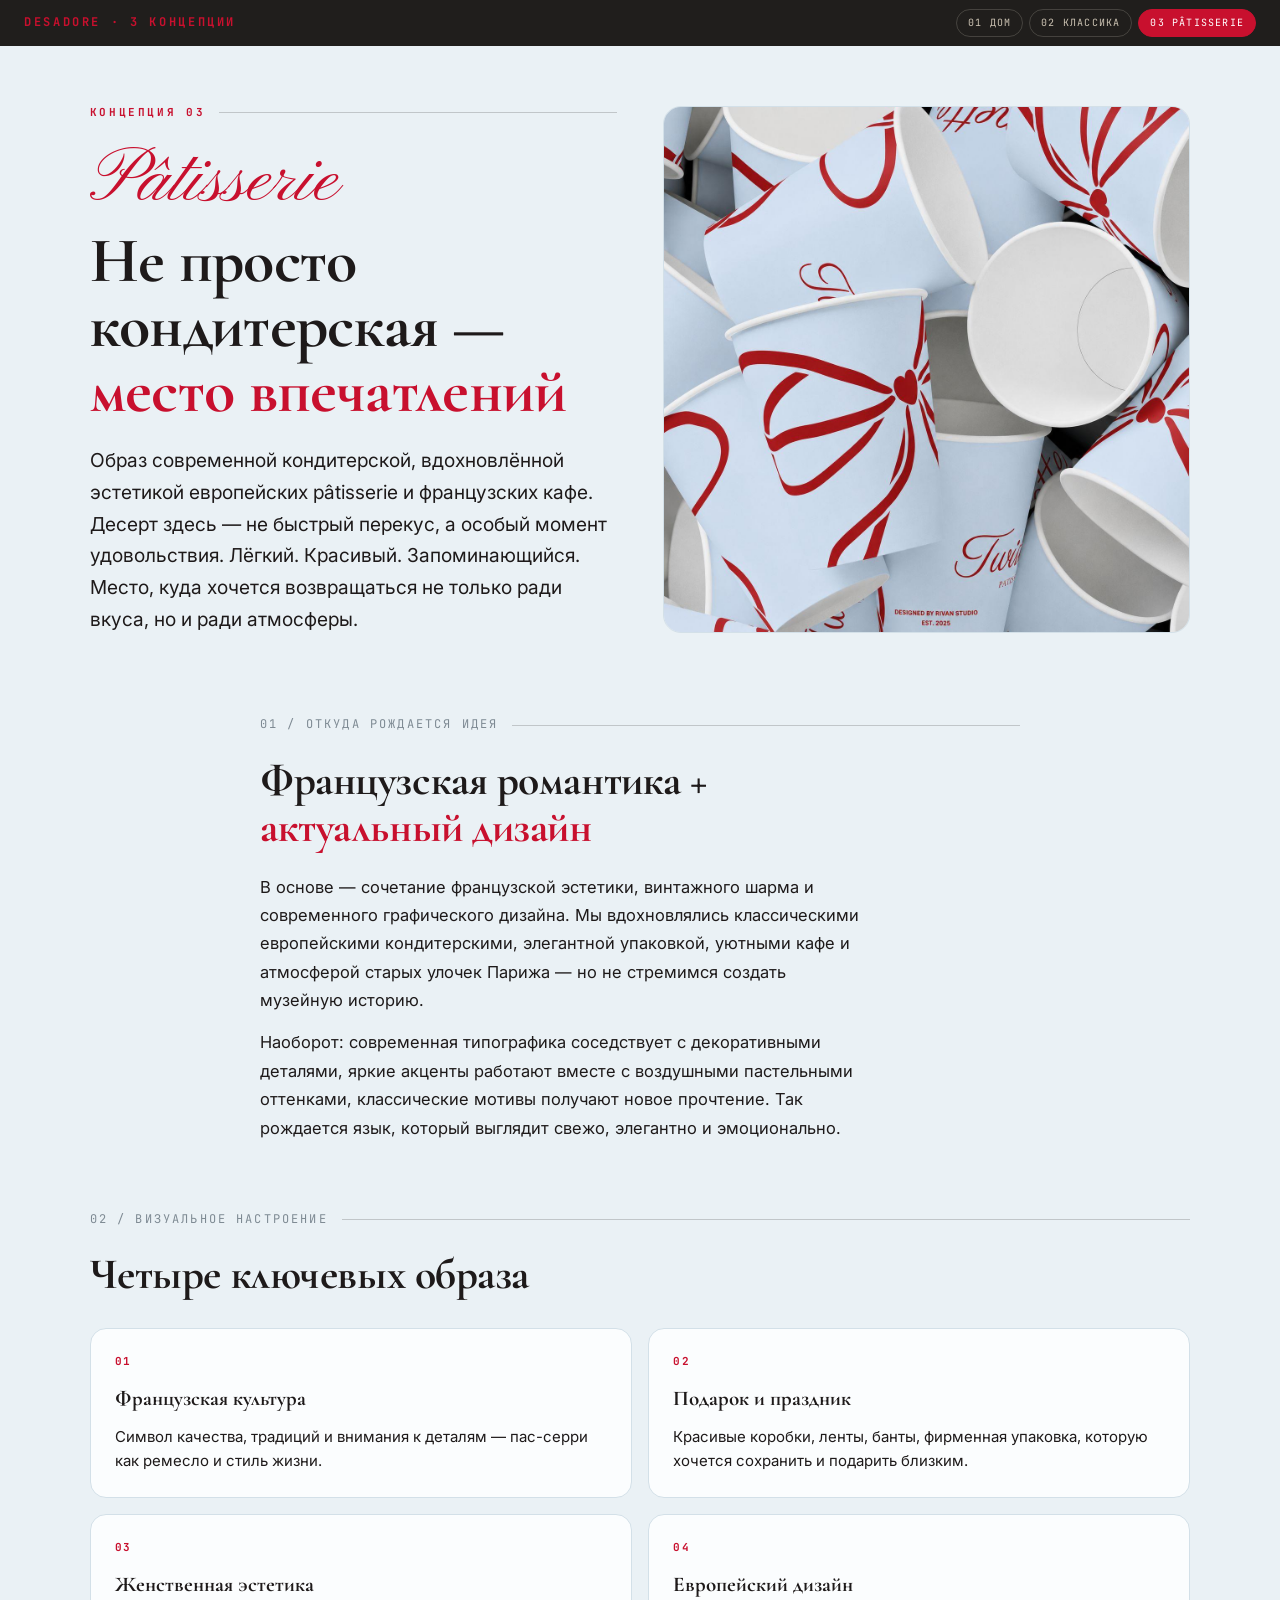
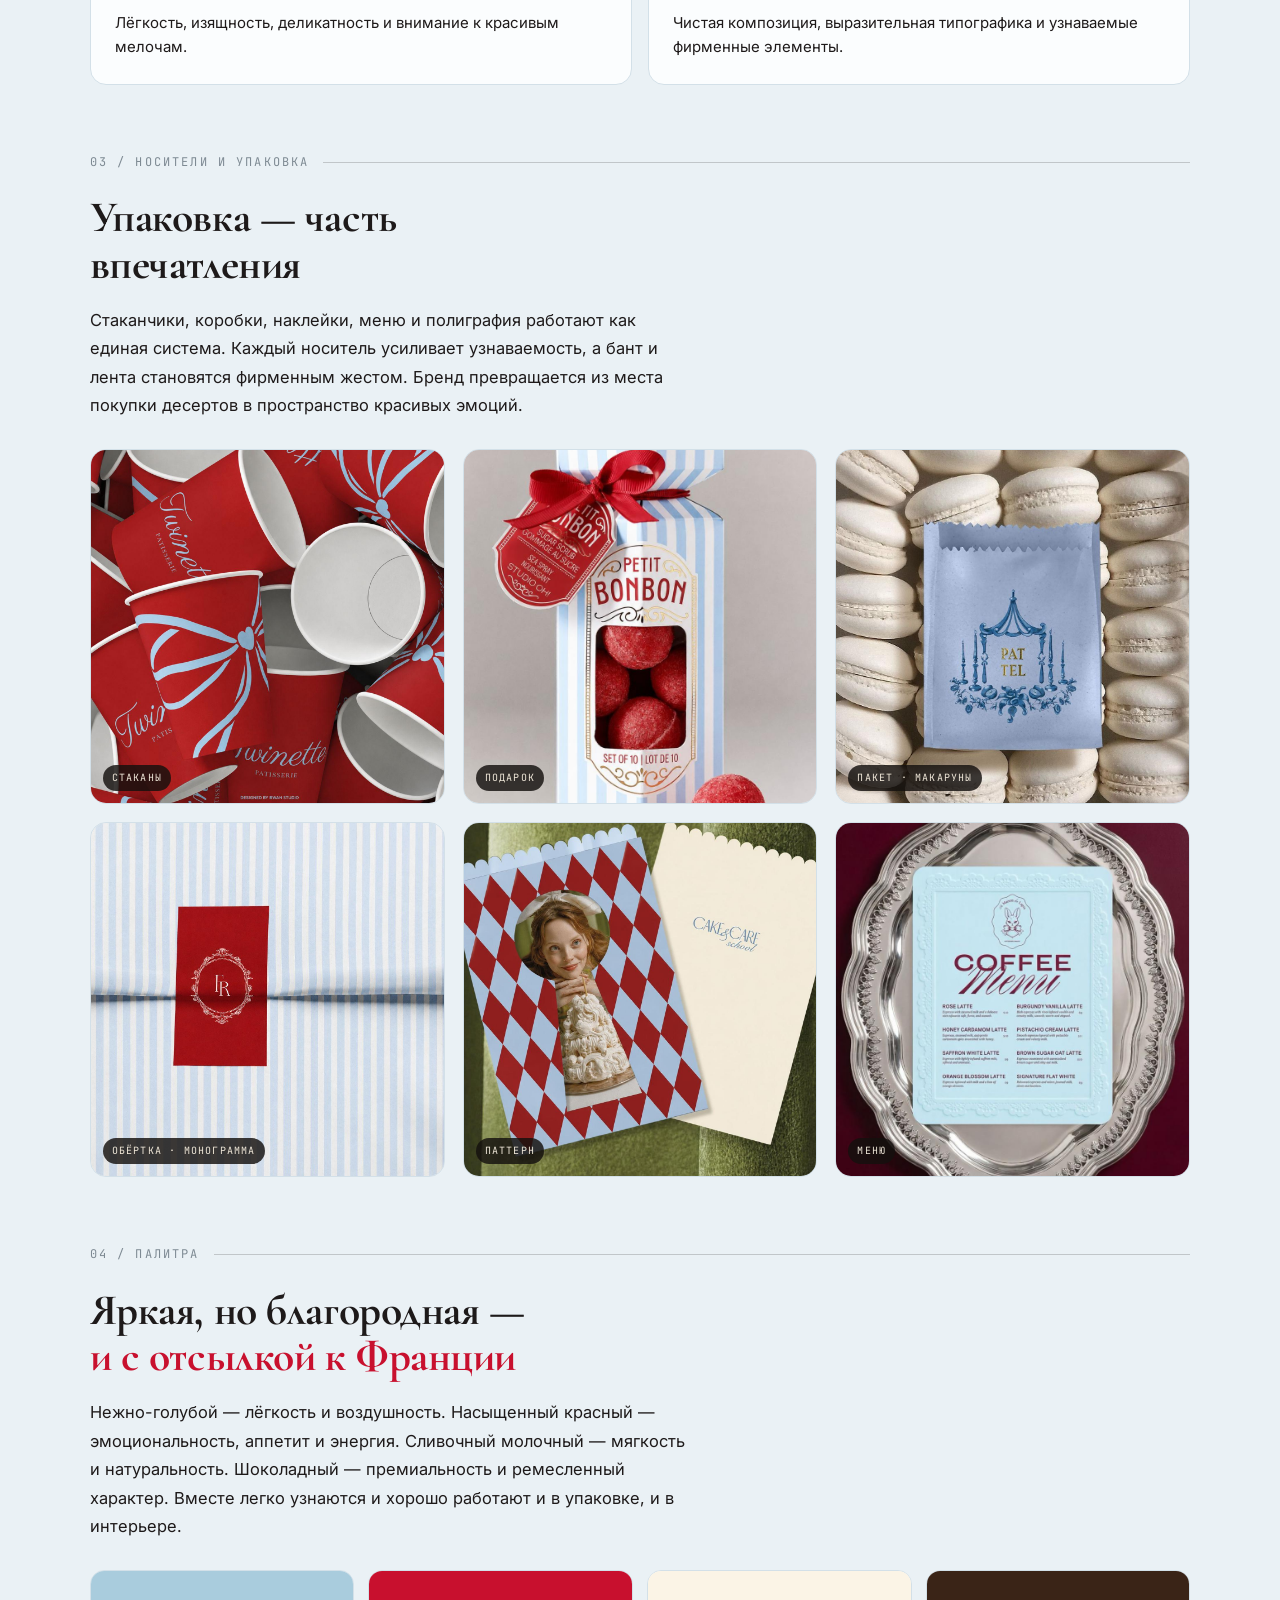
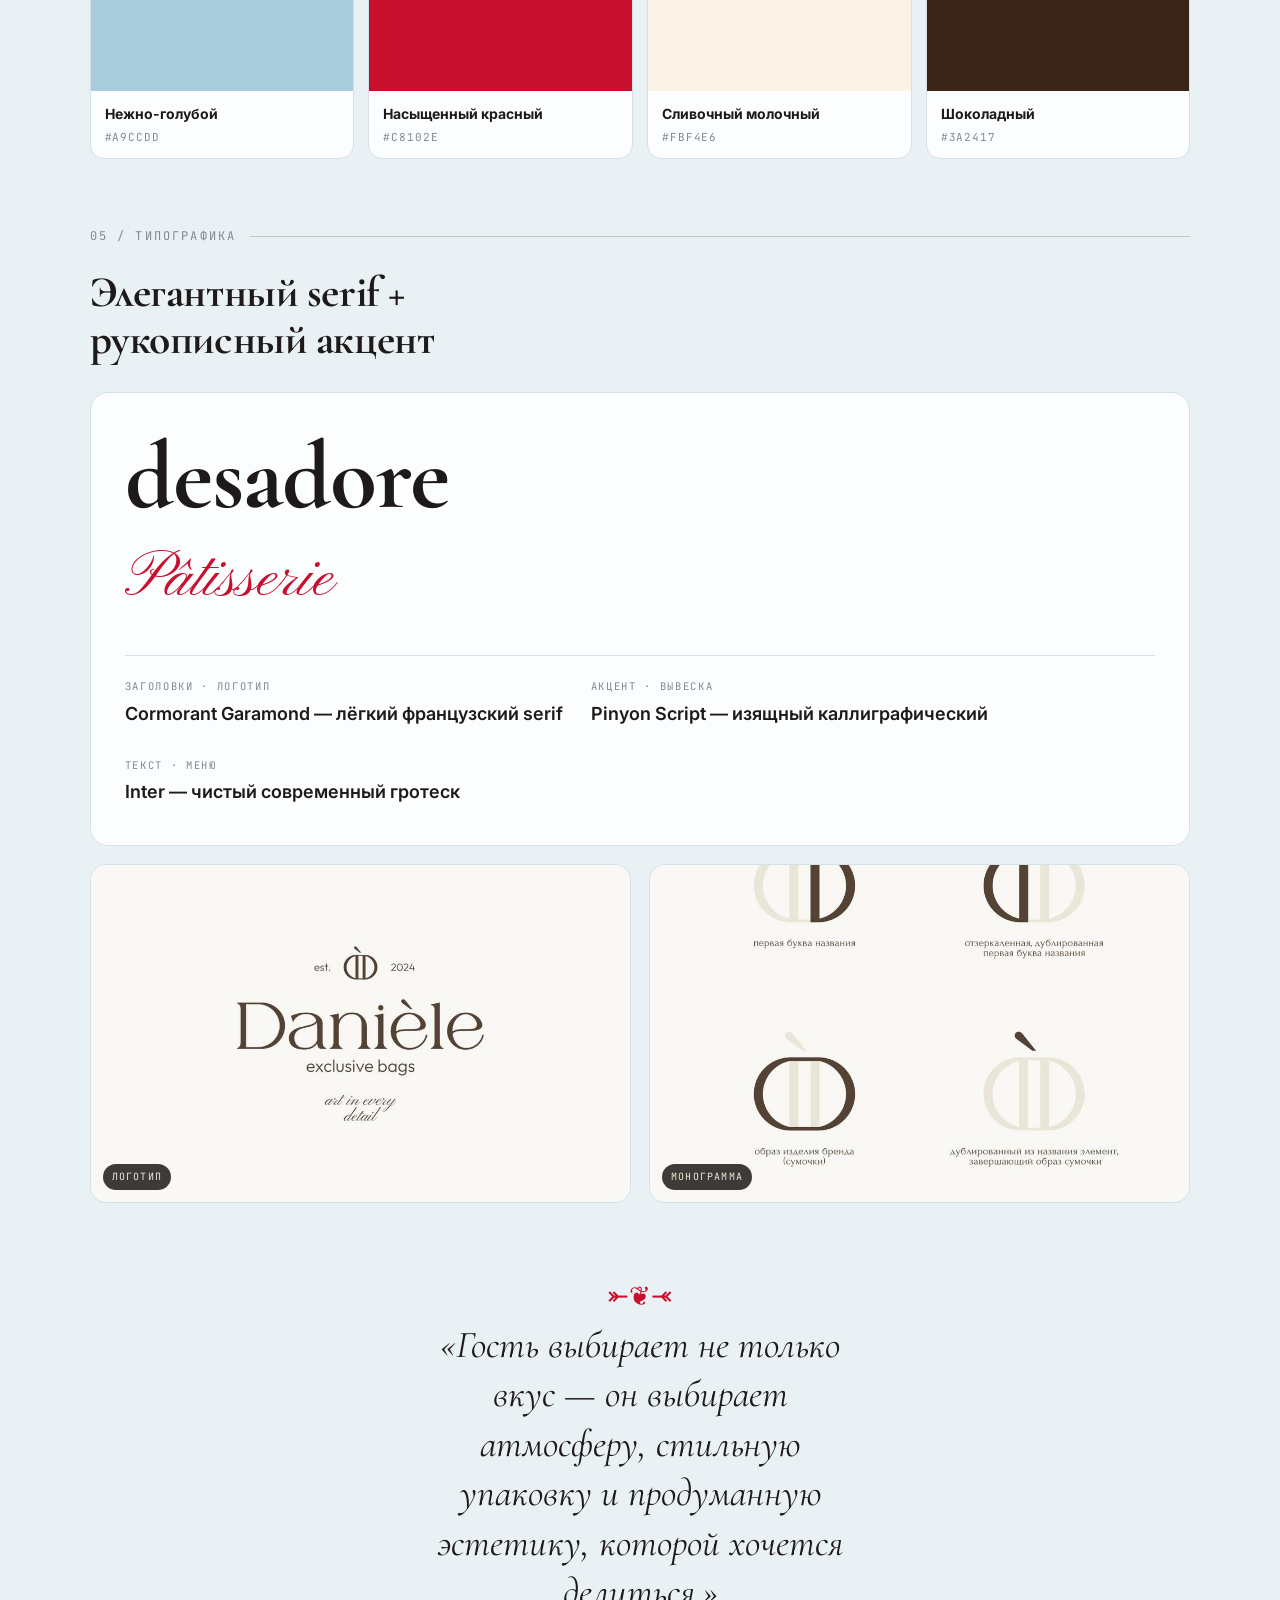
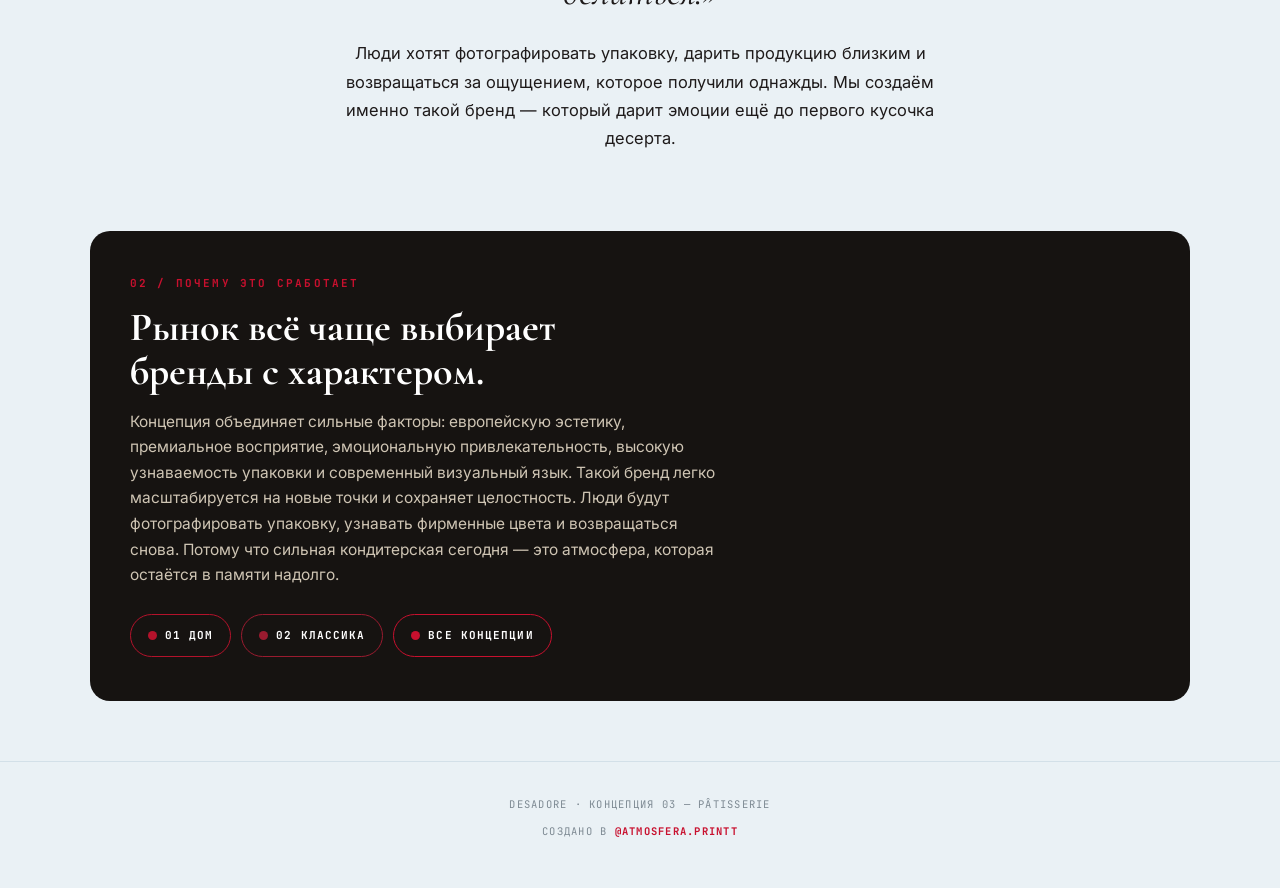
<file: concept-3.html>
<!DOCTYPE html>
<html lang="ru">
<head>
<meta charset="utf-8">
<meta name="viewport" content="width=device-width,initial-scale=1">
<title>desadore · 03 Pâtisserie</title>
<meta name="description" content="Концепция 03 — французская pâtisserie, подарок и впечатление для кондитерской desadore.">
<link rel="preconnect" href="https://fonts.googleapis.com">
<link rel="preconnect" href="https://fonts.gstatic.com" crossorigin>
<link href="https://fonts.googleapis.com/css2?family=Cormorant+Garamond:ital,wght@0,500;0,600;0,700;1,500&family=Pinyon+Script&family=Inter:wght@400;500;600;700&family=JetBrains+Mono:wght@400;700&display=swap" rel="stylesheet">
<link rel="stylesheet" href="base.css">
<style>
:root{
  --bg:#EAF1F5; --ink:#1E1A1A; --muted:#7E8A93; --paper:#FBFDFE; --line:#D3E0E8;
  --accent:#C8102E; --accent2:#A9CCDD; --chip:#3A2417;
  --font-display:'Cormorant Garamond',Georgia,serif;
  --font-body:'Inter',system-ui,sans-serif;
  --font-mono:'JetBrains Mono',monospace;
}
.script{font-family:'Pinyon Script',cursive}
h1.h .ac{font-style:normal}
.hero3{display:grid;grid-template-columns:1fr 1fr;gap:46px;align-items:center}
@media(max-width:900px){.hero3{grid-template-columns:1fr;gap:28px}}
.hero3 .art{border-radius:18px;overflow:hidden;border:1px solid var(--line)}
.hero3 .art img{width:100%;aspect-ratio:1/1;object-fit:cover}
.ribbon{font-family:'Pinyon Script',cursive;font-size:clamp(40px,7vw,76px);color:var(--accent);line-height:1;margin:2px 0 8px}
.bow{text-align:center;font-size:26px;color:var(--accent);margin:4px 0}
.fourcards .card{display:flex;flex-direction:column;gap:6px}
.fourcards .card .em{font-size:24px}
</style>
</head>
<body>
<div id="bar"></div>
<nav id="nav">
  <a class="brand" href="index.html">desadore · 3 КОНЦЕПЦИИ</a>
  <span class="switch">
    <a href="concept-1.html">01 ДОМ</a>
    <a href="concept-2.html">02 КЛАССИКА</a>
    <a href="concept-3.html" class="on">03 PÂTISSERIE</a>
  </span>
</nav>

<!-- HERO -->
<section>
  <div class="wrap hero3">
    <div>
      <div class="kick rv"><span class="label">Концепция 03</span><span class="ln"></span></div>
      <div class="ribbon rv">Pâtisserie</div>
      <h1 class="h rv" style="font-size:clamp(32px,5vw,64px)">Не просто кондитерская — <span class="ac">место впечатлений</span></h1>
      <p class="lead rv">Образ современной кондитерской, вдохновлённой эстетикой европейских pâtisserie и французских кафе. Десерт здесь — не быстрый перекус, а особый момент удовольствия. Лёгкий. Красивый. Запоминающийся. Место, куда хочется возвращаться не только ради вкуса, но и ради атмосферы.</p>
    </div>
    <div class="art rv"><img src="img/c3/cups-blue.jpg" alt="Фирменные стаканы с бантами"></div>
  </div>
</section>

<!-- ИДЕЯ -->
<section style="padding-top:20px">
  <div class="wrap narrow">
    <div class="kick rv"><span class="sec-no">01 / откуда рождается идея</span><span class="ln"></span></div>
    <h2 class="s rv">Французская романтика + <span class="ac">актуальный дизайн</span></h2>
    <p class="body rv" style="margin-top:22px">В основе — сочетание французской эстетики, винтажного шарма и современного графического дизайна. Мы вдохновлялись классическими европейскими кондитерскими, элегантной упаковкой, уютными кафе и атмосферой старых улочек Парижа — но не стремимся создать музейную историю.</p>
    <p class="body rv">Наоборот: современная типографика соседствует с декоративными деталями, яркие акценты работают вместе с воздушными пастельными оттенками, классические мотивы получают новое прочтение. Так рождается язык, который выглядит свежо, элегантно и эмоционально.</p>
  </div>
</section>

<!-- 4 ОБРАЗА -->
<section style="padding-top:8px">
  <div class="wrap">
    <div class="kick rv"><span class="sec-no">02 / визуальное настроение</span><span class="ln"></span></div>
    <h2 class="s rv">Четыре ключевых образа</h2>
    <div class="cards fourcards" style="grid-template-columns:repeat(2,1fr)">
      <div class="card rv"><div class="cn">01</div><h4>Французская культура</h4><p>Символ качества, традиций и внимания к деталям — пас-серри как ремесло и стиль жизни.</p></div>
      <div class="card rv"><div class="cn">02</div><h4>Подарок и праздник</h4><p>Красивые коробки, ленты, банты, фирменная упаковка, которую хочется сохранить и подарить близким.</p></div>
      <div class="card rv"><div class="cn">03</div><h4>Женственная эстетика</h4><p>Лёгкость, изящность, деликатность и внимание к красивым мелочам.</p></div>
      <div class="card rv"><div class="cn">04</div><h4>Европейский дизайн</h4><p>Чистая композиция, выразительная типографика и узнаваемые фирменные элементы.</p></div>
    </div>
  </div>
</section>

<!-- НОСИТЕЛИ -->
<section style="padding-top:8px">
  <div class="wrap">
    <div class="kick rv"><span class="sec-no">03 / носители и упаковка</span><span class="ln"></span></div>
    <h2 class="s rv">Упаковка — часть впечатления</h2>
    <p class="body rv" style="margin-top:18px">Стаканчики, коробки, наклейки, меню и полиграфия работают как единая система. Каждый носитель усиливает узнаваемость, а бант и лента становятся фирменным жестом. Бренд превращается из места покупки десертов в пространство красивых эмоций.</p>
    <div class="grid g3">
      <div class="fig sq rv"><img src="img/c3/cups-red.jpg" alt="Красные стаканы"><span class="cap">стаканы</span></div>
      <div class="fig sq rv"><img src="img/c3/bonbon.jpg" alt="Подарочная коробка"><span class="cap">подарок</span></div>
      <div class="fig sq rv"><img src="img/c3/macaron-bag.jpg" alt="Пакетик для макарун"><span class="cap">пакет · макаруны</span></div>
      <div class="fig sq rv"><img src="img/c3/wrap.jpg" alt="Упаковочная бумага"><span class="cap">обёртка · монограмма</span></div>
      <div class="fig sq rv"><img src="img/c3/harlequin.jpg" alt="Паттерн арлекин"><span class="cap">паттерн</span></div>
      <div class="fig sq rv"><img src="img/c3/menu-tray.jpg" alt="Меню на подносе"><span class="cap">меню</span></div>
    </div>
  </div>
</section>

<!-- ПАЛИТРА -->
<section style="padding-top:8px">
  <div class="wrap">
    <div class="kick rv"><span class="sec-no">04 / палитра</span><span class="ln"></span></div>
    <h2 class="s rv">Яркая, но благородная — <span class="ac">и с отсылкой к Франции</span></h2>
    <p class="body rv" style="margin-top:18px">Нежно-голубой — лёгкость и воздушность. Насыщенный красный — эмоциональность, аппетит и энергия. Сливочный молочный — мягкость и натуральность. Шоколадный — премиальность и ремесленный характер. Вместе легко узнаются и хорошо работают и в упаковке, и в интерьере.</p>
    <div class="palette rv">
      <div class="sw"><div class="chip" style="background:#A9CCDD"></div><div class="meta"><div class="nm">Нежно-голубой</div><div class="hex">#A9CCDD</div></div></div>
      <div class="sw"><div class="chip" style="background:#C8102E"></div><div class="meta"><div class="nm">Насыщенный красный</div><div class="hex">#C8102E</div></div></div>
      <div class="sw"><div class="chip" style="background:#FBF4E6"></div><div class="meta"><div class="nm">Сливочный молочный</div><div class="hex">#FBF4E6</div></div></div>
      <div class="sw"><div class="chip" style="background:#3A2417"></div><div class="meta"><div class="nm">Шоколадный</div><div class="hex">#3A2417</div></div></div>
    </div>
  </div>
</section>

<!-- ТИПОГРАФИКА -->
<section style="padding-top:8px">
  <div class="wrap">
    <div class="kick rv"><span class="sec-no">05 / типографика</span><span class="ln"></span></div>
    <h2 class="s rv">Элегантный serif + рукописный акцент</h2>
    <div class="spec rv">
      <div class="big">desadore</div>
      <div class="script" style="font-size:clamp(36px,6vw,64px);color:var(--accent);margin-top:6px">Pâtisserie</div>
      <div class="row">
        <div class="item"><div class="role">Заголовки · логотип</div><div class="name">Cormorant Garamond — лёгкий французский serif</div></div>
        <div class="item"><div class="role">Акцент · вывеска</div><div class="name">Pinyon Script — изящный каллиграфический</div></div>
        <div class="item"><div class="role">Текст · меню</div><div class="name">Inter — чистый современный гротеск</div></div>
      </div>
    </div>
    <div class="grid g2" style="margin-top:18px">
      <div class="fig wide rv"><img src="img/c3/logo.jpg" alt="Логотип-направление"><span class="cap">логотип</span></div>
      <div class="fig wide rv"><img src="img/c3/monogram.jpg" alt="Монограмма-конструкция"><span class="cap">монограмма</span></div>
    </div>
  </div>
</section>

<!-- ЧТО ХОЧЕТ ГОСТЬ -->
<section style="padding-top:8px">
  <div class="wrap narrow">
    <div class="bow rv">⤜❦⤛</div>
    <div class="quote rv" style="text-align:center;margin:0 auto">«Гость выбирает не только вкус — он выбирает атмосферу, стильную упаковку и продуманную эстетику, которой хочется делиться.»</div>
    <p class="body rv" style="margin-top:22px;text-align:center;margin-left:auto;margin-right:auto">Люди хотят фотографировать упаковку, дарить продукцию близким и возвращаться за ощущением, которое получили однажды. Мы создаём именно такой бренд — который дарит эмоции ещё до первого кусочка десерта.</p>
  </div>
</section>

<!-- ПОЧЕМУ СРАБОТАЕТ -->
<section style="padding-top:8px">
  <div class="wrap">
    <div class="close rv" style="--accent:#C8102E">
      <h3>02 / почему это сработает</h3>
      <div class="big">Рынок всё чаще выбирает бренды с характером.</div>
      <p>Концепция объединяет сильные факторы: европейскую эстетику, премиальное восприятие, эмоциональную привлекательность, высокую узнаваемость упаковки и современный визуальный язык. Такой бренд легко масштабируется на новые точки и сохраняет целостность. Люди будут фотографировать упаковку, узнавать фирменные цвета и возвращаться снова. Потому что сильная кондитерская сегодня — это атмосфера, которая остаётся в памяти надолго.</p>
      <div class="links">
        <a href="concept-1.html" style="--accent:#B4122B"><span class="d"></span>01 Дом</a>
        <a href="concept-2.html" style="--accent:#9A1B2F"><span class="d"></span>02 Классика</a>
        <a href="index.html" style="--accent:#C8102E"><span class="d"></span>Все концепции</a>
      </div>
    </div>
  </div>
</section>

<footer>desadore · концепция 03 — pâtisserie<br>
<span style="display:inline-block;margin-top:10px">Создано в <a href="https://www.instagram.com/atmosfera.printt/" target="_blank" rel="noopener">@atmosfera.printt</a></span></footer>

<script src="app.js"></script>
</body>
</html>
</file>
<file: base.css>
/* ===========================================================
   DESERTO · базовый каркас презентаций концепций
   Тема задаётся переменными на :root каждой страницы:
   --bg --ink --muted --paper --line --accent --accent2 --chip
   Шрифты: --font-display --font-body --font-mono --font-accent
   =========================================================== */

*{box-sizing:border-box;margin:0;padding:0}
html{scroll-behavior:smooth}
body{
  background:var(--bg);color:var(--ink);
  font-family:var(--font-body,'Inter',system-ui,sans-serif);
  font-size:16px;line-height:1.6;-webkit-font-smoothing:antialiased;
  overflow-x:clip;
}
a{color:inherit;text-decoration:none}
img{display:block;max-width:100%}
.mono{font-family:var(--font-mono,'JetBrains Mono',monospace)}
.serif{font-family:var(--font-display,Georgia,serif)}

/* ---------- progress bar + nav ---------- */
#bar{position:fixed;top:0;left:0;height:3px;background:var(--accent);width:0;z-index:60;transition:width .12s}
#nav{
  position:fixed;top:0;left:0;right:0;z-index:50;display:flex;align-items:center;gap:16px;flex-wrap:wrap;
  padding:9px 24px;background:rgba(20,16,14,.94);backdrop-filter:blur(10px);
  font-family:var(--font-mono,'JetBrains Mono',monospace);color:#EFE7D8;
}
#nav .brand{font-weight:700;font-size:12px;letter-spacing:.22em;text-transform:uppercase;color:var(--accent);}
#nav .switch{display:flex;gap:6px;flex-wrap:wrap;margin-left:auto}
#nav .switch a{
  font-size:10px;letter-spacing:.12em;text-transform:uppercase;color:#CBC2B2;
  padding:5px 11px;border-radius:999px;border:1px solid rgba(239,231,216,.18);white-space:nowrap;transition:.2s;
}
#nav .switch a:hover{color:#fff;border-color:rgba(239,231,216,.55)}
#nav .switch a.on{background:var(--accent);color:#fff;border-color:var(--accent)}

/* ---------- layout ---------- */
section{padding:104px 7vw 60px;position:relative}
.wrap{max-width:1180px;margin:0 auto}
.narrow{max-width:760px}
@media(max-width:760px){section{padding:92px 22px 46px}}

/* ---------- type blocks ---------- */
.kick{display:flex;align-items:center;gap:14px;margin-bottom:22px;flex-wrap:wrap}
.kick .ln{height:1px;background:var(--ink);opacity:.2;flex:1;min-width:30px}
.label{
  font-family:var(--font-mono,'JetBrains Mono',monospace);font-size:11px;letter-spacing:.24em;
  text-transform:uppercase;color:var(--accent);font-weight:700;
}
h1.h{
  font-family:var(--font-display);font-weight:700;
  font-size:clamp(38px,6.4vw,86px);line-height:1.02;letter-spacing:-.01em;max-width:18ch;
}
h1.h .ac{color:var(--accent);font-style:italic}
h2.s{
  font-family:var(--font-display);font-weight:700;
  font-size:clamp(26px,3.4vw,44px);line-height:1.08;letter-spacing:-.01em;max-width:22ch;
}
h2.s .ac{color:var(--accent)}
.lead{font-size:clamp(17px,1.5vw,21px);line-height:1.65;max-width:62ch;margin-top:22px;color:var(--ink)}
.body{font-size:16.5px;line-height:1.72;max-width:60ch;color:var(--ink)}
.body.cols{max-width:none;columns:2;column-gap:48px}
@media(max-width:760px){.body.cols{columns:1}}
.muted{color:var(--muted)}
.sec-no{font-family:var(--font-mono,'JetBrains Mono',monospace);font-size:12px;letter-spacing:.18em;color:var(--muted);text-transform:uppercase}

p + p{margin-top:14px}
.lede-list p{margin:0 0 4px}

/* ---------- palette swatches ---------- */
.palette{display:grid;grid-template-columns:repeat(4,1fr);gap:14px;margin-top:30px}
@media(max-width:680px){.palette{grid-template-columns:repeat(2,1fr)}}
.sw{border-radius:14px;overflow:hidden;border:1px solid var(--line);background:var(--paper)}
.sw .chip{height:120px}
.sw .meta{padding:12px 14px}
.sw .nm{font-weight:700;font-size:14px}
.sw .hex{font-family:var(--font-mono,'JetBrains Mono',monospace);font-size:11px;letter-spacing:.08em;color:var(--muted);margin-top:3px}

/* ---------- image grid / mockups ---------- */
.grid{display:grid;gap:18px;margin-top:30px}
.grid.g2{grid-template-columns:repeat(2,1fr)}
.grid.g3{grid-template-columns:repeat(3,1fr)}
@media(max-width:820px){.grid.g3{grid-template-columns:repeat(2,1fr)}}
@media(max-width:560px){.grid.g2,.grid.g3{grid-template-columns:1fr}}
.fig{border-radius:16px;overflow:hidden;background:var(--paper);border:1px solid var(--line);position:relative}
.fig img{width:100%;height:100%;object-fit:cover;aspect-ratio:4/3}
.fig.tall img{aspect-ratio:3/4}
.fig.wide img{aspect-ratio:16/10}
.fig.sq img{aspect-ratio:1/1}
.fig .cap{
  position:absolute;left:12px;bottom:12px;
  font-family:var(--font-mono,'JetBrains Mono',monospace);font-size:10px;letter-spacing:.12em;text-transform:uppercase;
  background:rgba(20,16,14,.82);color:#EFE7D8;padding:5px 9px;border-radius:999px;
}
.feature{border-radius:18px;overflow:hidden;border:1px solid var(--line);margin-top:30px}
.feature img{width:100%;aspect-ratio:16/9;object-fit:cover}

/* ---------- value cards ---------- */
.cards{display:grid;grid-template-columns:repeat(3,1fr);gap:16px;margin-top:30px}
@media(max-width:820px){.cards{grid-template-columns:1fr}}
.card{background:var(--paper);border:1px solid var(--line);border-radius:16px;padding:24px}
.card .cn{font-family:var(--font-mono,'JetBrains Mono',monospace);font-size:11px;letter-spacing:.16em;text-transform:uppercase;color:var(--accent);font-weight:700}
.card h4{font-family:var(--font-display);font-weight:700;font-size:21px;margin:10px 0 8px;line-height:1.15}
.card p{font-size:15px;line-height:1.62;color:var(--ink)}

/* ---------- type specimen ---------- */
.spec{background:var(--paper);border:1px solid var(--line);border-radius:18px;padding:38px 34px;margin-top:30px}
.spec .big{font-family:var(--font-display);font-weight:700;font-size:clamp(40px,8vw,96px);line-height:.95;letter-spacing:-.01em}
.spec .row{display:flex;flex-wrap:wrap;gap:28px;margin-top:24px;padding-top:22px;border-top:1px solid var(--line)}
.spec .item .role{font-family:var(--font-mono,'JetBrains Mono',monospace);font-size:10.5px;letter-spacing:.16em;text-transform:uppercase;color:var(--muted)}
.spec .item .name{font-size:18px;font-weight:600;margin-top:5px}

/* ---------- quote ---------- */
.quote{font-family:var(--font-display);font-style:italic;font-size:clamp(22px,3.4vw,38px);line-height:1.3;max-width:24ch;margin-top:10px}

/* ---------- closing ---------- */
.close{background:#161311;color:#EFE7D8;border-radius:20px;padding:44px 40px;margin-top:10px}
.close h3{font-family:var(--font-mono,'JetBrains Mono',monospace);font-size:11px;letter-spacing:.2em;text-transform:uppercase;color:var(--accent);margin-bottom:14px}
.close .big{font-family:var(--font-display);font-weight:700;font-size:clamp(24px,3.2vw,40px);line-height:1.08;color:#fff;max-width:24ch}
.close p{font-size:15.5px;line-height:1.65;color:#CFC5B4;max-width:60ch;margin-top:16px}
.close .links{display:flex;flex-wrap:wrap;gap:10px;margin-top:26px}
.close .links a{
  font-family:var(--font-mono,'JetBrains Mono',monospace);font-size:11px;letter-spacing:.1em;text-transform:uppercase;
  font-weight:700;padding:12px 17px;border-radius:999px;border:1.5px solid var(--accent);color:#fff;
  display:flex;align-items:center;gap:8px;transition:.2s;
}
.close .links a:hover{background:var(--accent)}
.close .links a .d{width:9px;height:9px;border-radius:50%;background:var(--accent)}
.close .links a:hover .d{background:#161311}

footer{
  padding:34px 7vw 48px;font-family:var(--font-mono,'JetBrains Mono',monospace);
  font-size:10.5px;letter-spacing:.12em;text-transform:uppercase;color:var(--muted);
  border-top:1px solid var(--line);text-align:center;
}
footer a{color:var(--accent);font-weight:700}

/* ---------- reveal ---------- */
.rv{opacity:0;transform:translateY(18px);transition:opacity .7s cubic-bezier(.2,.7,.2,1),transform .7s cubic-bezier(.2,.7,.2,1)}
.rv.in{opacity:1;transform:none}
@media(prefers-reduced-motion:reduce){.rv{opacity:1;transform:none;transition:none}}

/* ---------- divider ---------- */
.div{height:1px;background:var(--line);margin:0 7vw}
</file>
